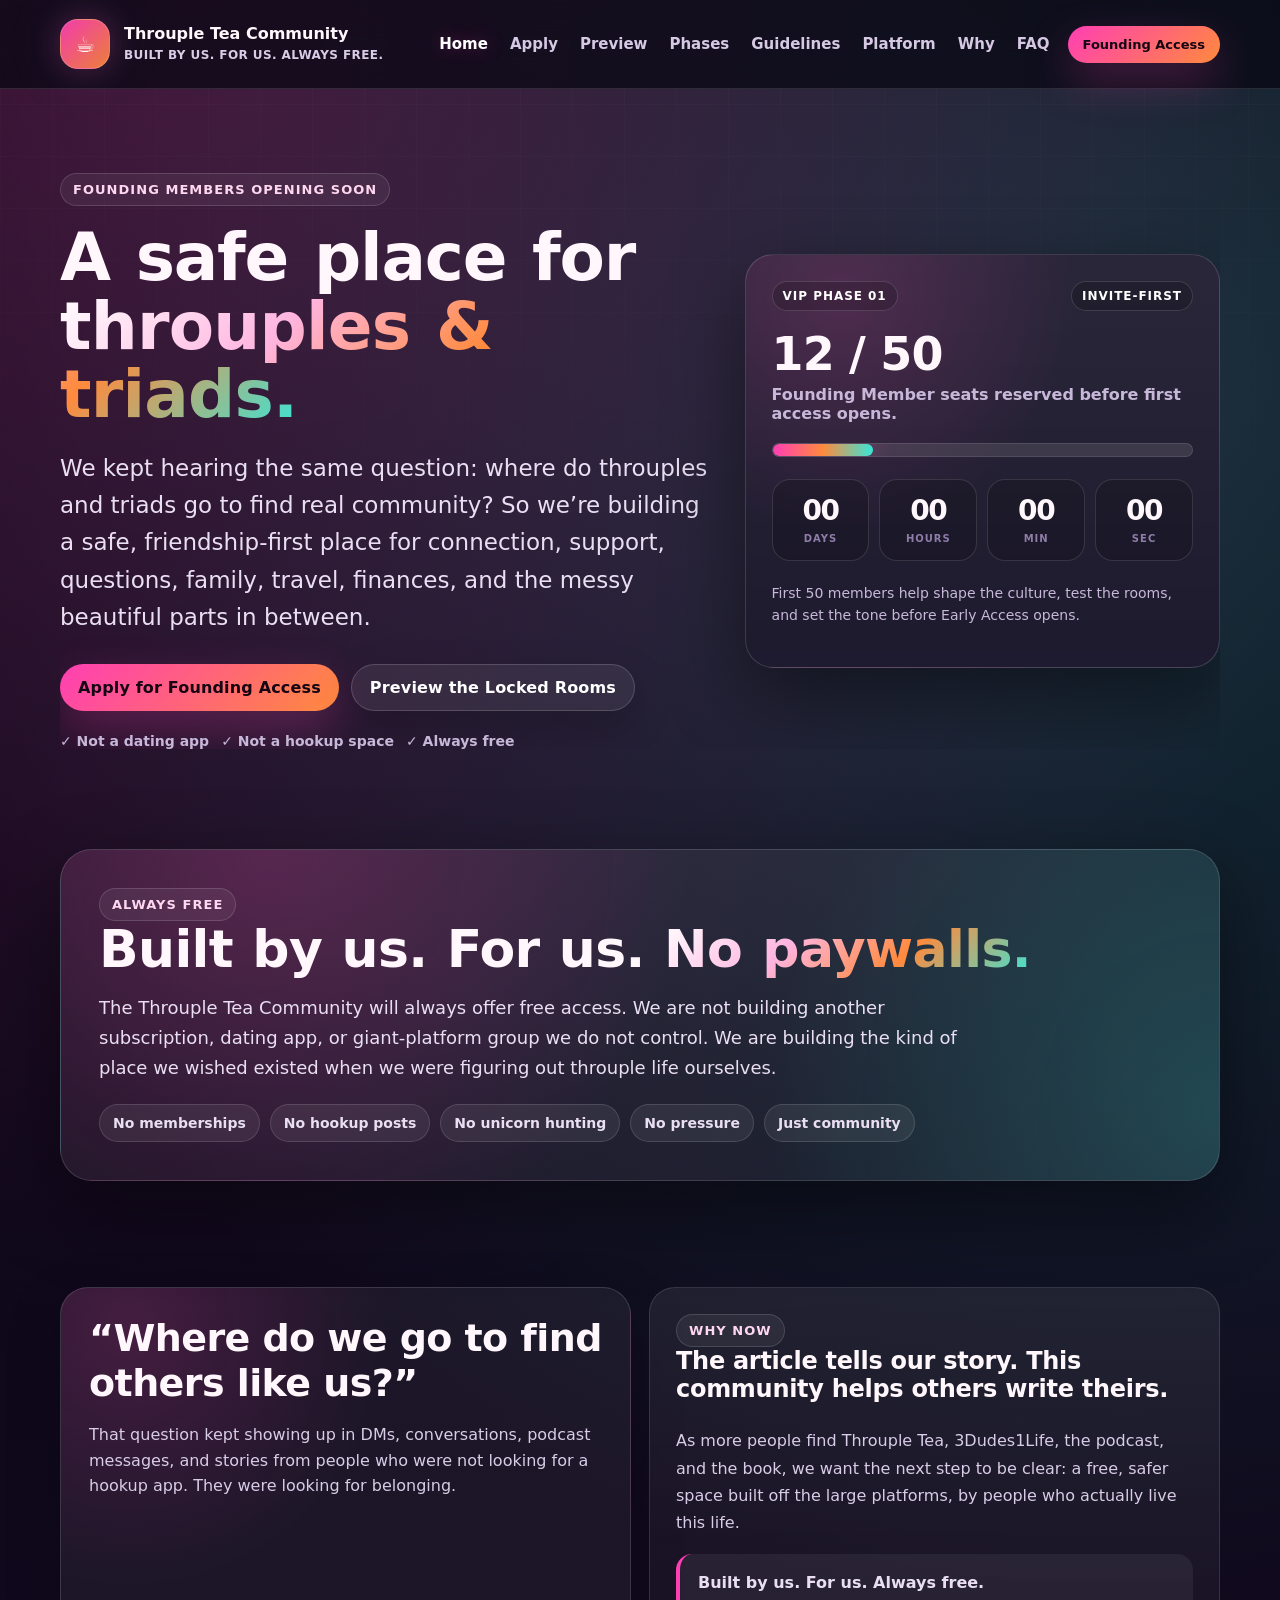
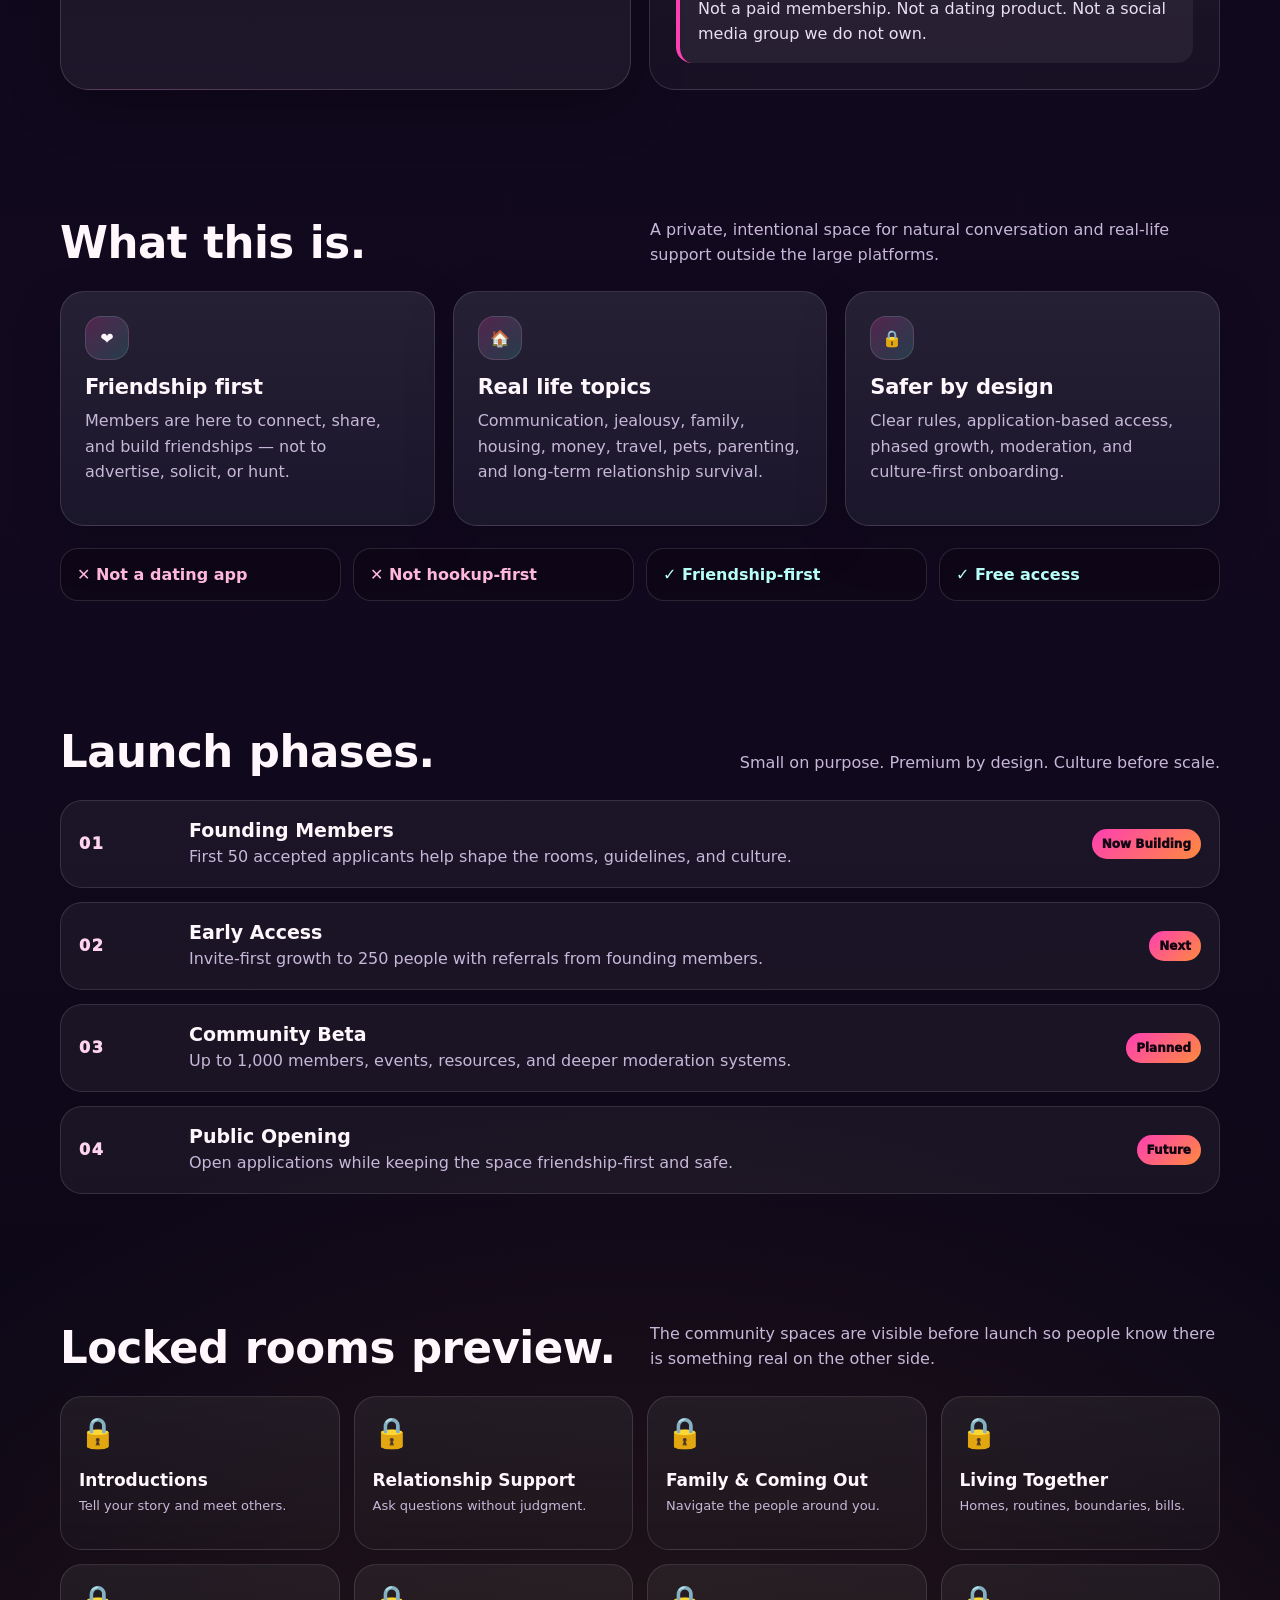
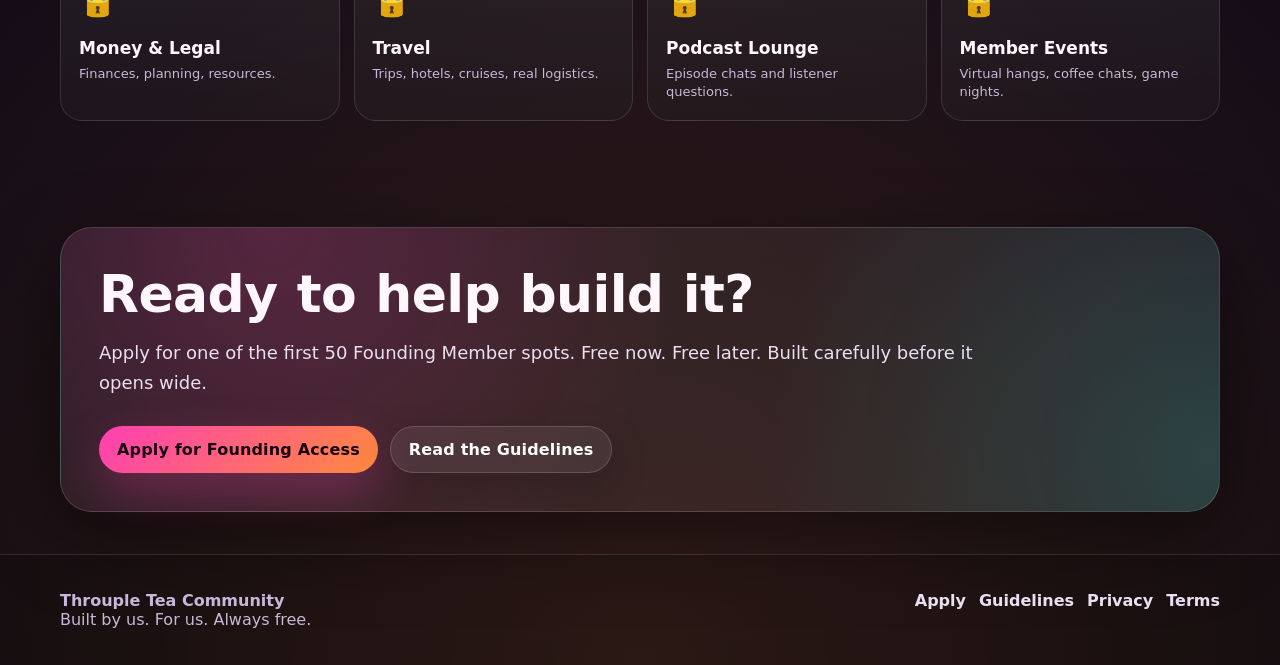
<file: index.html>
<!DOCTYPE html>
<html lang="en">
<head>
  <meta charset="UTF-8" />
  <meta name="viewport" content="width=device-width, initial-scale=1.0" />
  <title>Home | Throuple Tea Community</title>
  <meta name="description" content="A safe, friendship-first community for throuples and triads." />
  <link rel="icon" href="assets/logo.svg" type="image/svg+xml" />
  <link rel="stylesheet" href="assets/style.css" />
</head>
<body>

<a class="skip-link" href="#main">Skip to content</a>
<header class="site-header">
  <div class="container nav">
    <a class="brand" href="index.html" aria-label="Throuple Tea Community home">
      <span class="brand-mark">☕</span>
      <span class="brand-text"><strong>Throuple Tea Community</strong><span>Built by us. For us. Always free.</span></span>
    </a>
    <nav class="nav-links" aria-label="Main navigation">
      <a class="active" href="index.html">Home</a>
<a class="" href="join.html">Apply</a>
<a class="" href="locked.html">Preview</a>
<a class="" href="phases.html">Phases</a>
<a class="" href="guidelines.html">Guidelines</a>
<a class="" href="platform.html">Platform</a>
<a class="" href="founder-story.html">Why</a>
<a class="" href="faq.html">FAQ</a>
      <a class="btn small primary" href="join.html">Founding Access</a>
    </nav>
  </div>
</header>

<main id="main">

<section class="hero">
  <div class="container hero-grid">
    <div>
      <span class="eyebrow">Founding Members opening soon</span>
      <h1>A safe place for<br><span class="gradient-text">throuples & triads.</span></h1>
      <p class="hero-lede">We kept hearing the same question: where do throuples and triads go to find real community? So we’re building a safe, friendship-first place for connection, support, questions, family, travel, finances, and the messy beautiful parts in between.</p>
      <div class="hero-actions">
        <a class="btn primary" href="join.html">Apply for Founding Access</a>
        <a class="btn" href="locked.html">Preview the Locked Rooms</a>
      </div>
      <div class="micro-row">
        <span>✓ Not a dating app</span>
        <span>✓ Not a hookup space</span>
        <span>✓ Always free</span>
      </div>
    </div>

    <aside class="launch-card" aria-label="Founding member launch status">
      <div class="launch-top">
        <span class="badge">VIP Phase 01</span>
        <span class="badge">Invite-first</span>
      </div>
      <div class="counter">
        <strong>12 / 50</strong>
        <span>Founding Member seats reserved before first access opens.</span>
      </div>
      <div class="progress"><i></i></div>
      <div class="countdown" aria-label="Countdown">
        <div class="timebox"><b id="days">00</b><small>Days</small></div>
        <div class="timebox"><b id="hours">00</b><small>Hours</small></div>
        <div class="timebox"><b id="minutes">00</b><small>Min</small></div>
        <div class="timebox"><b id="seconds">00</b><small>Sec</small></div>
      </div>
      <p class="note">First 50 members help shape the culture, test the rooms, and set the tone before Early Access opens.</p>
    </aside>
  </div>
</section>

<section class="section tight">
  <div class="container statement">
    <span class="eyebrow">Always free</span>
    <h2>Built by us. For us. <span class="gradient-text">No paywalls.</span></h2>
    <p>The Throuple Tea Community will always offer free access. We are not building another subscription, dating app, or giant-platform group we do not control. We are building the kind of place we wished existed when we were figuring out throuple life ourselves.</p>
    <div class="pill-list">
      <span class="pill">No memberships</span>
      <span class="pill">No hookup posts</span>
      <span class="pill">No unicorn hunting</span>
      <span class="pill">No pressure</span>
      <span class="pill">Just community</span>
    </div>
  </div>
</section>

<section class="section">
  <div class="container grid-2">
    <div class="origin-quote">
      <blockquote>“Where do we go to find others like us?”</blockquote>
      <p>That question kept showing up in DMs, conversations, podcast messages, and stories from people who were not looking for a hookup app. They were looking for belonging.</p>
    </div>
    <div class="story-card">
      <span class="eyebrow">Why now</span>
      <h3>The article tells our story. This community helps others write theirs.</h3>
      <p>As more people find Throuple Tea, 3Dudes1Life, the podcast, and the book, we want the next step to be clear: a free, safer space built off the large platforms, by people who actually live this life.</p>
      <div class="sync-note"><strong>Built by us. For us. Always free.</strong><br>Not a paid membership. Not a dating product. Not a social media group we do not own.</div>
    </div>
  </div>
</section>

<section class="section">
  <div class="container">
    <div class="section-head">
      <h2>What this is.</h2>
      <p>A private, intentional space for natural conversation and real-life support outside the large platforms.</p>
    </div>
    <div class="grid-3">
      <article class="card"><div class="icon">❤️</div><h3>Friendship first</h3><p>Members are here to connect, share, and build friendships — not to advertise, solicit, or hunt.</p></article>
      <article class="card"><div class="icon">🏠</div><h3>Real life topics</h3><p>Communication, jealousy, family, housing, money, travel, pets, parenting, and long-term relationship survival.</p></article>
      <article class="card"><div class="icon">🔒</div><h3>Safer by design</h3><p>Clear rules, application-based access, phased growth, moderation, and culture-first onboarding.</p></article>
    </div>

      <div class="truth-strip">
        <div class="truth no">✕ Not a dating app</div>
        <div class="truth no">✕ Not hookup-first</div>
        <div class="truth yes">✓ Friendship-first</div>
        <div class="truth yes">✓ Free access</div>
      </div>
  </div>
</section>

<section class="section">
  <div class="container">
    <div class="section-head">
      <h2>Launch phases.</h2>
      <p>Small on purpose. Premium by design. Culture before scale.</p>
    </div>
    <div class="phase-list">
      <div class="phase"><div class="phase-num">01</div><div><h3>Founding Members</h3><p>First 50 accepted applicants help shape the rooms, guidelines, and culture.</p></div><span class="status">Now Building</span></div>
      <div class="phase"><div class="phase-num">02</div><div><h3>Early Access</h3><p>Invite-first growth to 250 people with referrals from founding members.</p></div><span class="status">Next</span></div>
      <div class="phase"><div class="phase-num">03</div><div><h3>Community Beta</h3><p>Up to 1,000 members, events, resources, and deeper moderation systems.</p></div><span class="status">Planned</span></div>
      <div class="phase"><div class="phase-num">04</div><div><h3>Public Opening</h3><p>Open applications while keeping the space friendship-first and safe.</p></div><span class="status">Future</span></div>
    </div>
  </div>
</section>

<section class="section">
  <div class="container">
    <div class="section-head">
      <h2>Locked rooms preview.</h2>
      <p>The community spaces are visible before launch so people know there is something real on the other side.</p>
    </div>
    <div class="locked-grid">
      <div class="locked-room"><b>🔒</b><h3>Introductions</h3><p>Tell your story and meet others.</p></div>
      <div class="locked-room"><b>🔒</b><h3>Relationship Support</h3><p>Ask questions without judgment.</p></div>
      <div class="locked-room"><b>🔒</b><h3>Family & Coming Out</h3><p>Navigate the people around you.</p></div>
      <div class="locked-room"><b>🔒</b><h3>Living Together</h3><p>Homes, routines, boundaries, bills.</p></div>
      <div class="locked-room"><b>🔒</b><h3>Money & Legal</h3><p>Finances, planning, resources.</p></div>
      <div class="locked-room"><b>🔒</b><h3>Travel</h3><p>Trips, hotels, cruises, real logistics.</p></div>
      <div class="locked-room"><b>🔒</b><h3>Podcast Lounge</h3><p>Episode chats and listener questions.</p></div>
      <div class="locked-room"><b>🔒</b><h3>Member Events</h3><p>Virtual hangs, coffee chats, game nights.</p></div>
    </div>
  </div>
</section>

<section class="section tight">
  <div class="container statement">
    <h2>Ready to help build it?</h2>
    <p>Apply for one of the first 50 Founding Member spots. Free now. Free later. Built carefully before it opens wide.</p>
    <div class="hero-actions">
      <a class="btn primary" href="join.html">Apply for Founding Access</a>
      <a class="btn" href="guidelines.html">Read the Guidelines</a>
    </div>
  </div>
</section>

</main>

<footer class="site-footer">
  <div class="container footer-grid">
    <div>
      <strong>Throuple Tea Community</strong><br>
      Built by us. For us. Always free.
    </div>
    <div class="footer-links">
      <a href="join.html">Apply</a>
      <a href="guidelines.html">Guidelines</a>
      <a href="privacy.html">Privacy</a>
      <a href="terms.html">Terms</a>
    </div>
  </div>
</footer>
<script src="assets/app.js"></script>

</body>
</html>
</file>
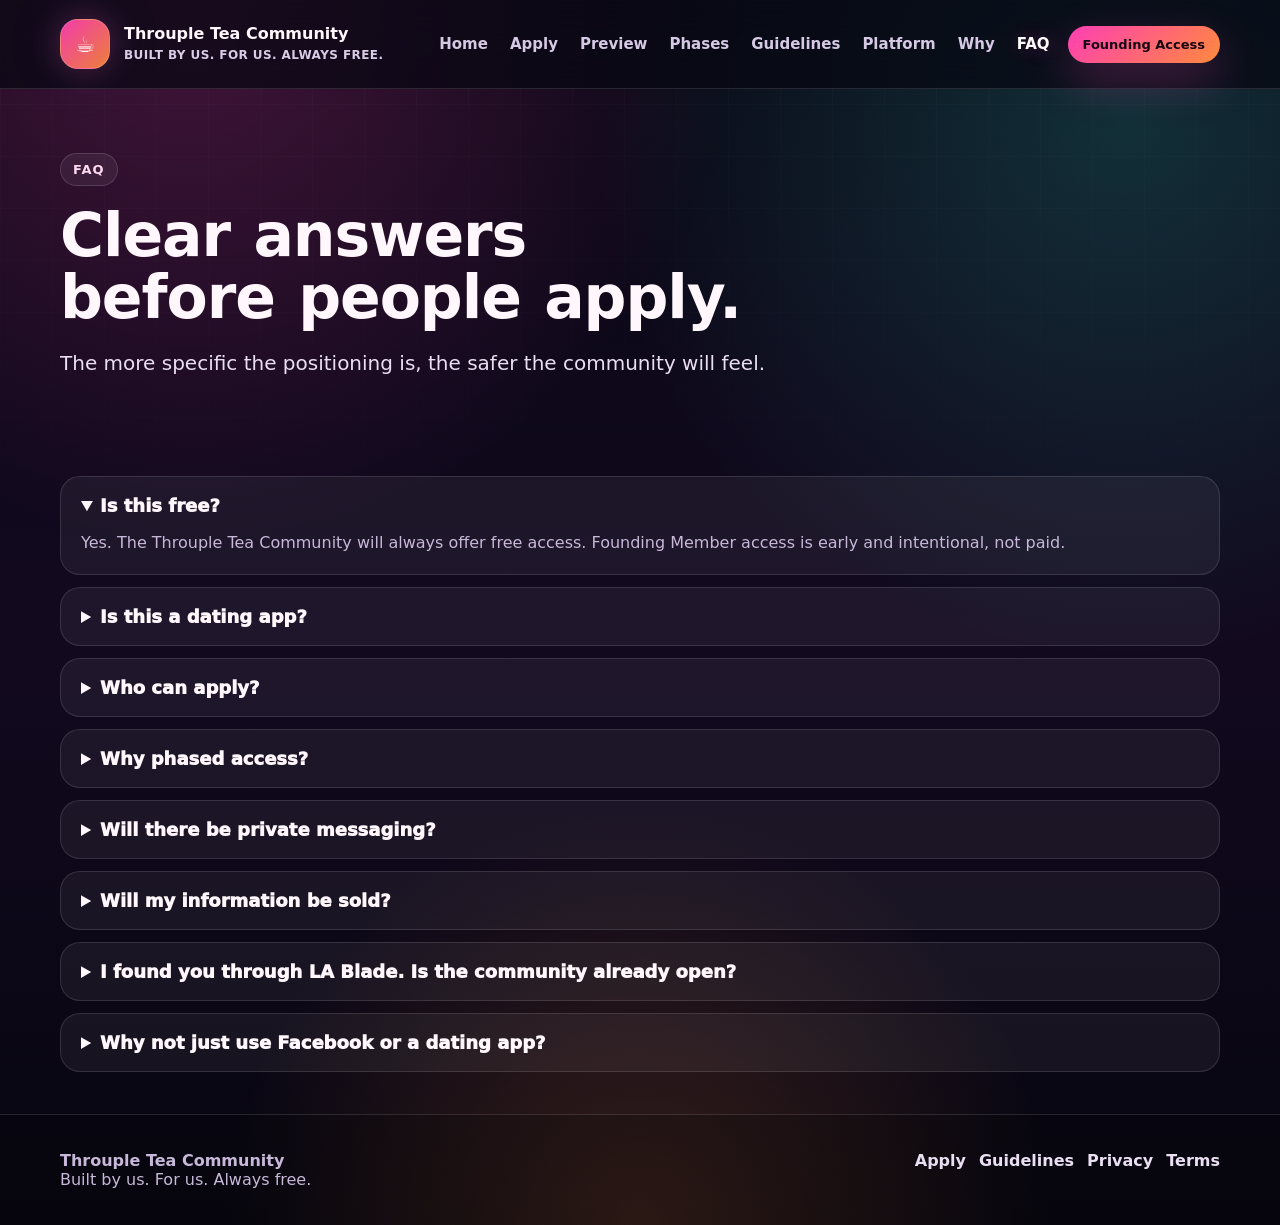
<file: faq.html>
<!DOCTYPE html>
<html lang="en">
<head>
  <meta charset="UTF-8" />
  <meta name="viewport" content="width=device-width, initial-scale=1.0" />
  <title>FAQ | Throuple Tea Community</title>
  <meta name="description" content="A safe, friendship-first community for throuples and triads." />
  <link rel="icon" href="assets/logo.svg" type="image/svg+xml" />
  <link rel="stylesheet" href="assets/style.css" />
</head>
<body>

<a class="skip-link" href="#main">Skip to content</a>
<header class="site-header">
  <div class="container nav">
    <a class="brand" href="index.html" aria-label="Throuple Tea Community home">
      <span class="brand-mark">☕</span>
      <span class="brand-text"><strong>Throuple Tea Community</strong><span>Built by us. For us. Always free.</span></span>
    </a>
    <nav class="nav-links" aria-label="Main navigation">
      <a class="" href="index.html">Home</a>
<a class="" href="join.html">Apply</a>
<a class="" href="locked.html">Preview</a>
<a class="" href="phases.html">Phases</a>
<a class="" href="guidelines.html">Guidelines</a>
<a class="" href="platform.html">Platform</a>
<a class="" href="founder-story.html">Why</a>
<a class="active" href="faq.html">FAQ</a>
      <a class="btn small primary" href="join.html">Founding Access</a>
    </nav>
  </div>
</header>

<main id="main">

<section class="page-hero">
  <div class="container">
    <span class="eyebrow">FAQ</span>
    <h1>Clear answers before people apply.</h1>
    <p>The more specific the positioning is, the safer the community will feel.</p>
  </div>
</section>
<section class="section tight">
  <div class="container faq">
    <details open><summary>Is this free?</summary><p>Yes. The Throuple Tea Community will always offer free access. Founding Member access is early and intentional, not paid.</p></details>
    <details><summary>Is this a dating app?</summary><p>No. This is not a dating app, hookup space, or unicorn-hunting marketplace. It is focused on friendship, support, learning, and real conversations.</p></details>
    <details><summary>Who can apply?</summary><p>Long-term throuples, new throuples, triads, people exploring the possibility, allies, supporters, and thoughtful professionals may apply.</p></details>
    <details><summary>Why phased access?</summary><p>Because the first members set the culture. We would rather grow carefully than open the doors and lose the safety that makes the space valuable.</p></details>
    <details><summary>Will there be private messaging?</summary><p>The future platform may include direct messages, but moderation and safety will guide how features roll out.</p></details>
    <details><summary>Will my information be sold?</summary><p>No. This exists because people need a safer place outside large platforms, not because we want to sell member data.</p></details>
    <details><summary>I found you through LA Blade. Is the community already open?</summary><p>The storefront and Founding Member applications are open first. The actual community opens carefully in phases, starting with the first accepted Founding Members.</p></details>
    <details><summary>Why not just use Facebook or a dating app?</summary><p>Because we want a safer, owned space built specifically for friendship, support, and real throuple life — not algorithms, hookup behavior, or platform rules made by people who do not understand the community.</p></details>
  </div>
</section>

</main>

<footer class="site-footer">
  <div class="container footer-grid">
    <div>
      <strong>Throuple Tea Community</strong><br>
      Built by us. For us. Always free.
    </div>
    <div class="footer-links">
      <a href="join.html">Apply</a>
      <a href="guidelines.html">Guidelines</a>
      <a href="privacy.html">Privacy</a>
      <a href="terms.html">Terms</a>
    </div>
  </div>
</footer>
<script src="assets/app.js"></script>

</body>
</html>
</file>
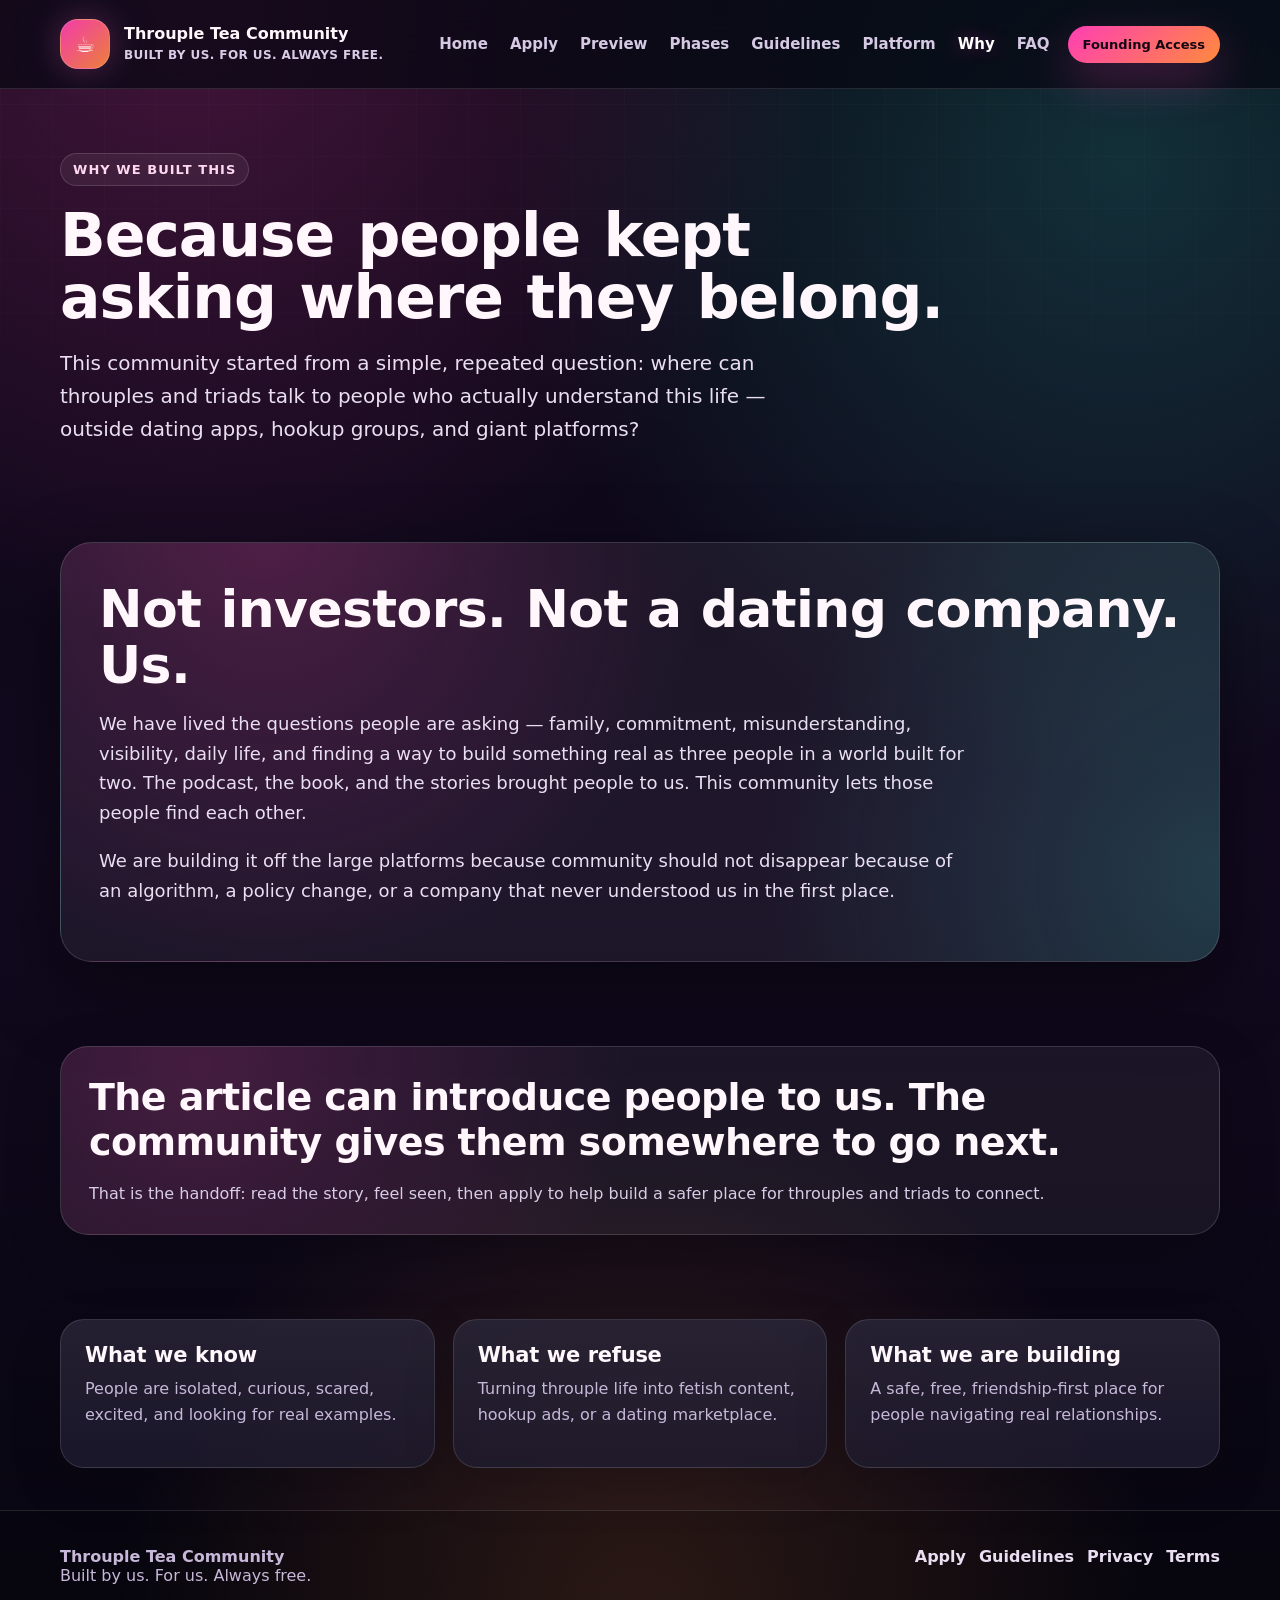
<file: founder-story.html>
<!DOCTYPE html>
<html lang="en">
<head>
  <meta charset="UTF-8" />
  <meta name="viewport" content="width=device-width, initial-scale=1.0" />
  <title>Why We Built This | Throuple Tea Community</title>
  <meta name="description" content="A safe, friendship-first community for throuples and triads." />
  <link rel="icon" href="assets/logo.svg" type="image/svg+xml" />
  <link rel="stylesheet" href="assets/style.css" />
</head>
<body>

<a class="skip-link" href="#main">Skip to content</a>
<header class="site-header">
  <div class="container nav">
    <a class="brand" href="index.html" aria-label="Throuple Tea Community home">
      <span class="brand-mark">☕</span>
      <span class="brand-text"><strong>Throuple Tea Community</strong><span>Built by us. For us. Always free.</span></span>
    </a>
    <nav class="nav-links" aria-label="Main navigation">
      <a class="" href="index.html">Home</a>
<a class="" href="join.html">Apply</a>
<a class="" href="locked.html">Preview</a>
<a class="" href="phases.html">Phases</a>
<a class="" href="guidelines.html">Guidelines</a>
<a class="" href="platform.html">Platform</a>
<a class="active" href="founder-story.html">Why</a>
<a class="" href="faq.html">FAQ</a>
      <a class="btn small primary" href="join.html">Founding Access</a>
    </nav>
  </div>
</header>

<main id="main">

<section class="page-hero">
  <div class="container">
    <span class="eyebrow">Why We Built This</span>
    <h1>Because people kept asking where they belong.</h1>
    <p>This community started from a simple, repeated question: where can throuples and triads talk to people who actually understand this life — outside dating apps, hookup groups, and giant platforms?</p>
  </div>
</section>
<section class="section tight">
  <div class="container statement">
    <h2>Not investors. Not a dating company. Us.</h2>
    <p>We have lived the questions people are asking — family, commitment, misunderstanding, visibility, daily life, and finding a way to build something real as three people in a world built for two. The podcast, the book, and the stories brought people to us. This community lets those people find each other.</p>
    <p>We are building it off the large platforms because community should not disappear because of an algorithm, a policy change, or a company that never understood us in the first place.</p>
  </div>
</section>
<section class="section tight">
  <div class="container origin-quote">
    <blockquote>The article can introduce people to us. The community gives them somewhere to go next.</blockquote>
    <p>That is the handoff: read the story, feel seen, then apply to help build a safer place for throuples and triads to connect.</p>
  </div>
</section>
<section class="section tight">
  <div class="container grid-3">
    <article class="card"><h3>What we know</h3><p>People are isolated, curious, scared, excited, and looking for real examples.</p></article>
    <article class="card"><h3>What we refuse</h3><p>Turning throuple life into fetish content, hookup ads, or a dating marketplace.</p></article>
    <article class="card"><h3>What we are building</h3><p>A safe, free, friendship-first place for people navigating real relationships.</p></article>
  </div>
</section>

</main>

<footer class="site-footer">
  <div class="container footer-grid">
    <div>
      <strong>Throuple Tea Community</strong><br>
      Built by us. For us. Always free.
    </div>
    <div class="footer-links">
      <a href="join.html">Apply</a>
      <a href="guidelines.html">Guidelines</a>
      <a href="privacy.html">Privacy</a>
      <a href="terms.html">Terms</a>
    </div>
  </div>
</footer>
<script src="assets/app.js"></script>

</body>
</html>
</file>
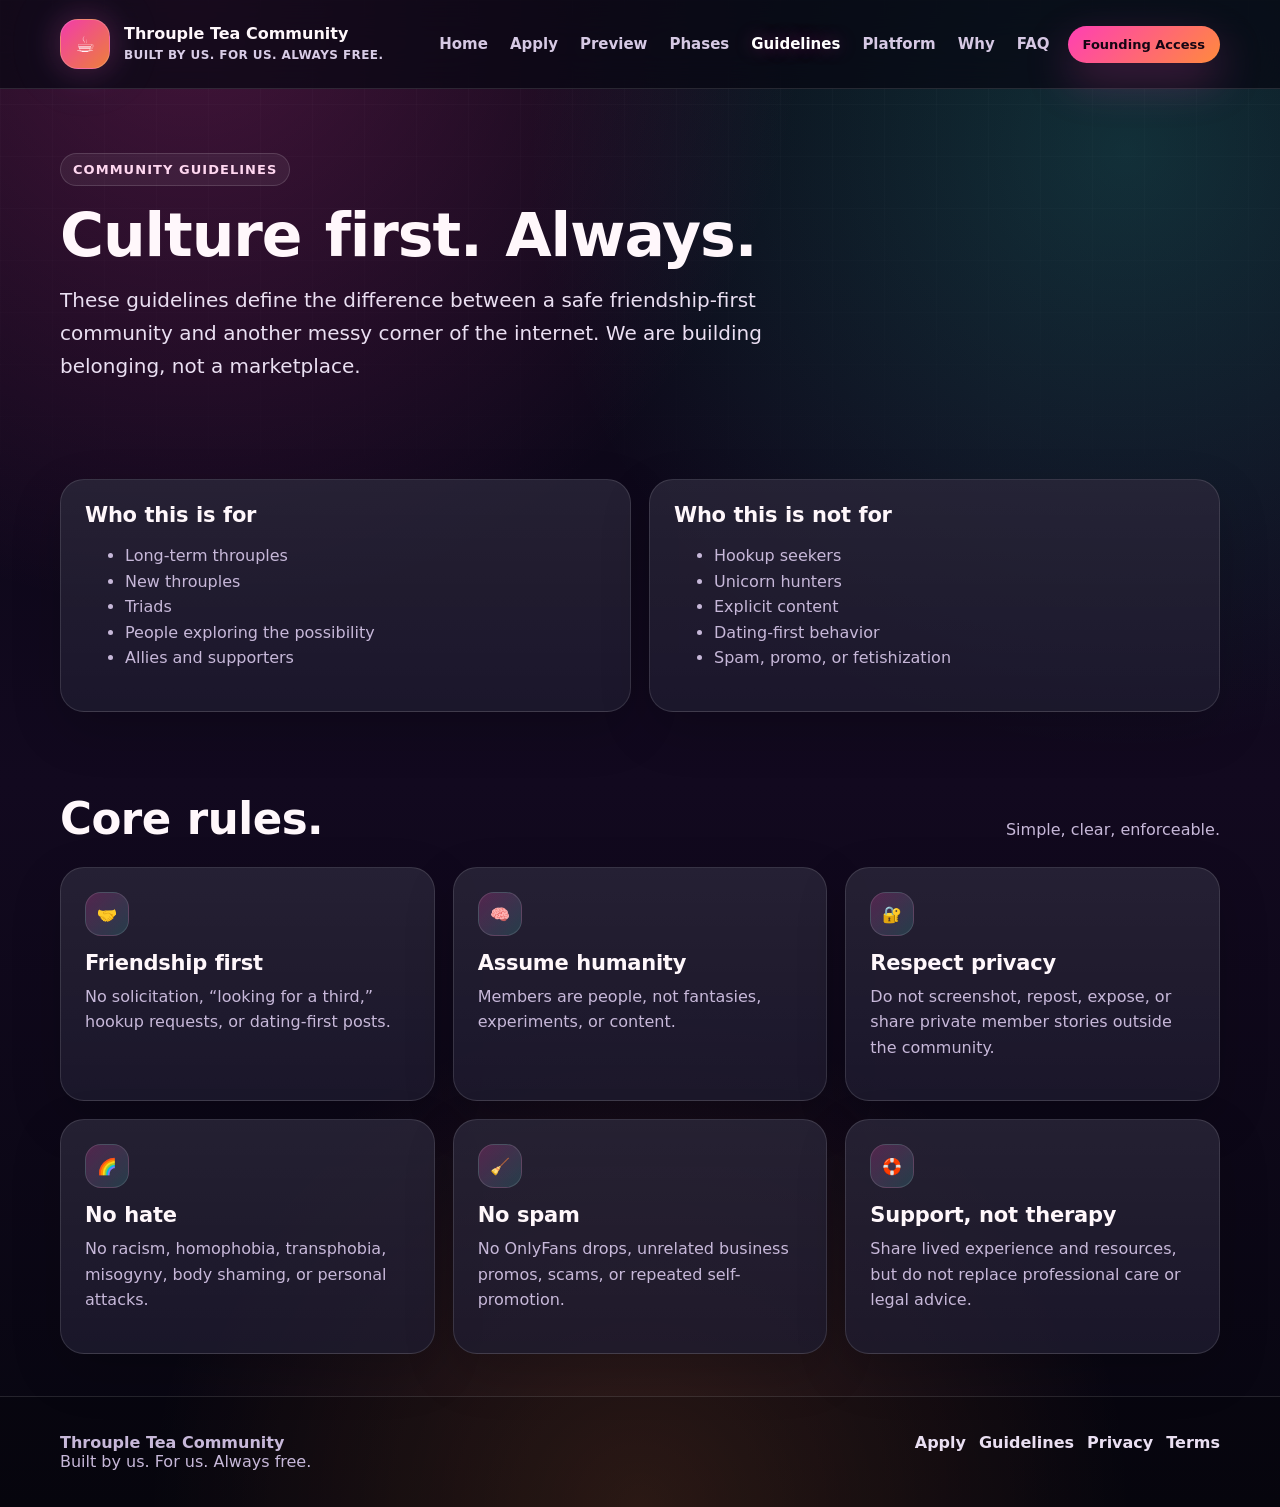
<file: guidelines.html>
<!DOCTYPE html>
<html lang="en">
<head>
  <meta charset="UTF-8" />
  <meta name="viewport" content="width=device-width, initial-scale=1.0" />
  <title>Guidelines | Throuple Tea Community</title>
  <meta name="description" content="A safe, friendship-first community for throuples and triads." />
  <link rel="icon" href="assets/logo.svg" type="image/svg+xml" />
  <link rel="stylesheet" href="assets/style.css" />
</head>
<body>

<a class="skip-link" href="#main">Skip to content</a>
<header class="site-header">
  <div class="container nav">
    <a class="brand" href="index.html" aria-label="Throuple Tea Community home">
      <span class="brand-mark">☕</span>
      <span class="brand-text"><strong>Throuple Tea Community</strong><span>Built by us. For us. Always free.</span></span>
    </a>
    <nav class="nav-links" aria-label="Main navigation">
      <a class="" href="index.html">Home</a>
<a class="" href="join.html">Apply</a>
<a class="" href="locked.html">Preview</a>
<a class="" href="phases.html">Phases</a>
<a class="active" href="guidelines.html">Guidelines</a>
<a class="" href="platform.html">Platform</a>
<a class="" href="founder-story.html">Why</a>
<a class="" href="faq.html">FAQ</a>
      <a class="btn small primary" href="join.html">Founding Access</a>
    </nav>
  </div>
</header>

<main id="main">

<section class="page-hero">
  <div class="container">
    <span class="eyebrow">Community Guidelines</span>
    <h1>Culture first. Always.</h1>
    <p>These guidelines define the difference between a safe friendship-first community and another messy corner of the internet. We are building belonging, not a marketplace.</p>
  </div>
</section>
<section class="section tight">
  <div class="container grid-2">
    <article class="card"><h3>Who this is for</h3><ul><li>Long-term throuples</li><li>New throuples</li><li>Triads</li><li>People exploring the possibility</li><li>Allies and supporters</li></ul></article>
    <article class="card"><h3>Who this is not for</h3><ul><li>Hookup seekers</li><li>Unicorn hunters</li><li>Explicit content</li><li>Dating-first behavior</li><li>Spam, promo, or fetishization</li></ul></article>
  </div>
</section>
<section class="section tight">
  <div class="container">
    <div class="section-head">
      <h2>Core rules.</h2>
      <p>Simple, clear, enforceable.</p>
    </div>
    <div class="grid-3">
      <article class="card"><div class="icon">🤝</div><h3>Friendship first</h3><p>No solicitation, “looking for a third,” hookup requests, or dating-first posts.</p></article>
      <article class="card"><div class="icon">🧠</div><h3>Assume humanity</h3><p>Members are people, not fantasies, experiments, or content.</p></article>
      <article class="card"><div class="icon">🔐</div><h3>Respect privacy</h3><p>Do not screenshot, repost, expose, or share private member stories outside the community.</p></article>
      <article class="card"><div class="icon">🌈</div><h3>No hate</h3><p>No racism, homophobia, transphobia, misogyny, body shaming, or personal attacks.</p></article>
      <article class="card"><div class="icon">🧹</div><h3>No spam</h3><p>No OnlyFans drops, unrelated business promos, scams, or repeated self-promotion.</p></article>
      <article class="card"><div class="icon">🛟</div><h3>Support, not therapy</h3><p>Share lived experience and resources, but do not replace professional care or legal advice.</p></article>
    </div>
  </div>
</section>

</main>

<footer class="site-footer">
  <div class="container footer-grid">
    <div>
      <strong>Throuple Tea Community</strong><br>
      Built by us. For us. Always free.
    </div>
    <div class="footer-links">
      <a href="join.html">Apply</a>
      <a href="guidelines.html">Guidelines</a>
      <a href="privacy.html">Privacy</a>
      <a href="terms.html">Terms</a>
    </div>
  </div>
</footer>
<script src="assets/app.js"></script>

</body>
</html>
</file>
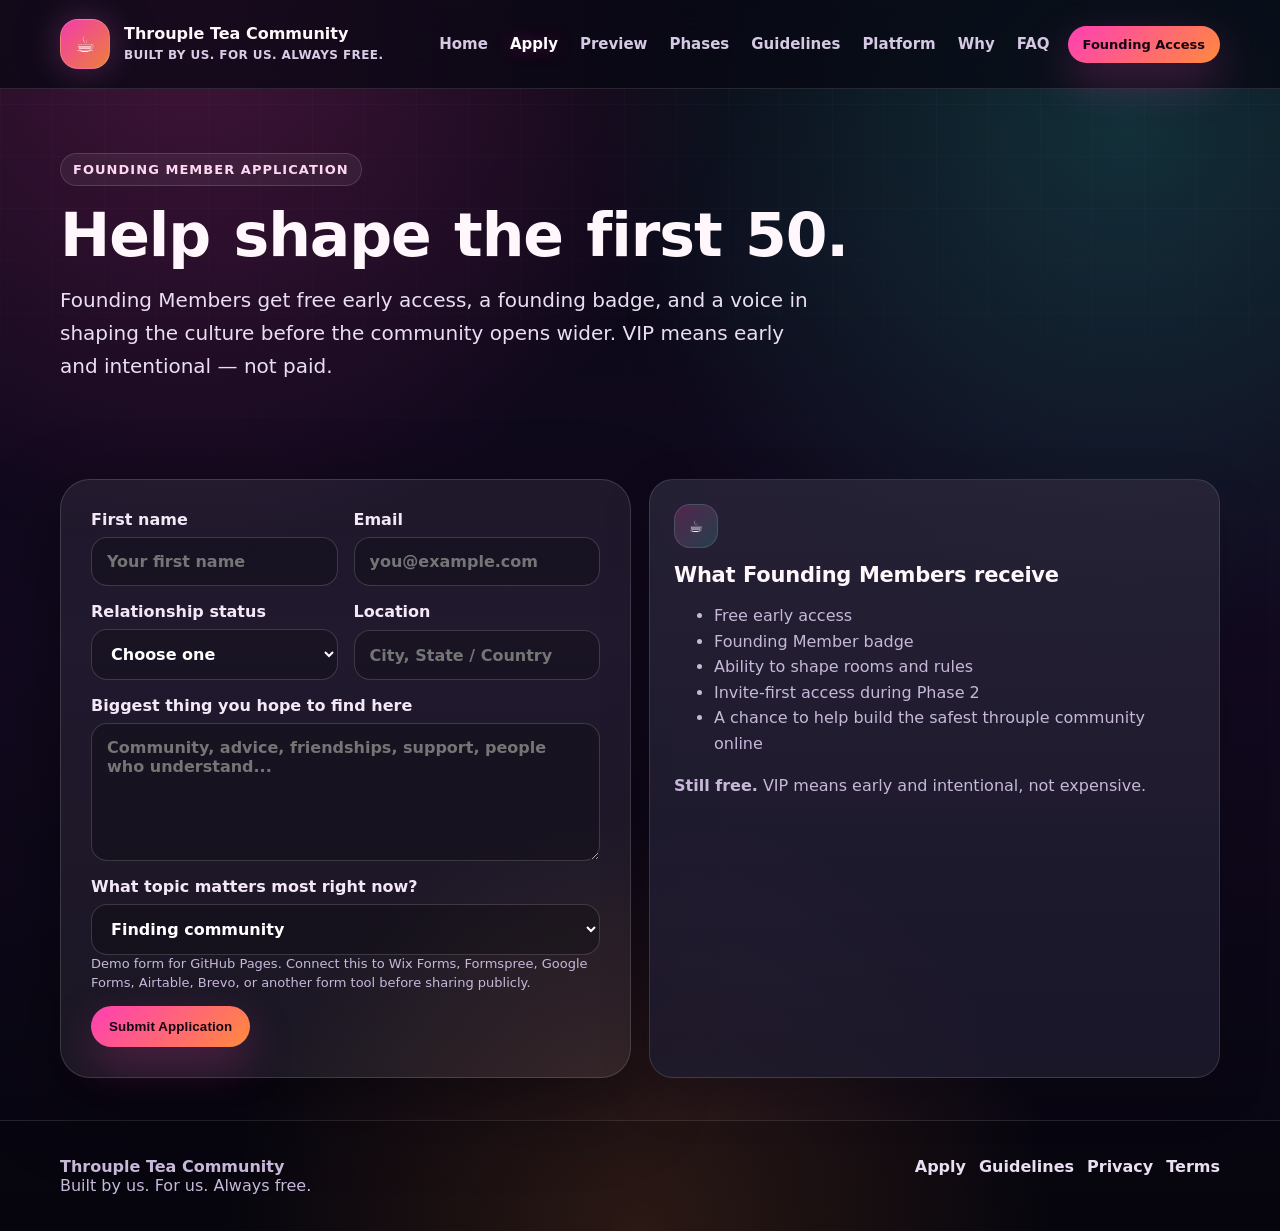
<file: join.html>
<!DOCTYPE html>
<html lang="en">
<head>
  <meta charset="UTF-8" />
  <meta name="viewport" content="width=device-width, initial-scale=1.0" />
  <title>Apply | Throuple Tea Community</title>
  <meta name="description" content="A safe, friendship-first community for throuples and triads." />
  <link rel="icon" href="assets/logo.svg" type="image/svg+xml" />
  <link rel="stylesheet" href="assets/style.css" />
</head>
<body>

<a class="skip-link" href="#main">Skip to content</a>
<header class="site-header">
  <div class="container nav">
    <a class="brand" href="index.html" aria-label="Throuple Tea Community home">
      <span class="brand-mark">☕</span>
      <span class="brand-text"><strong>Throuple Tea Community</strong><span>Built by us. For us. Always free.</span></span>
    </a>
    <nav class="nav-links" aria-label="Main navigation">
      <a class="" href="index.html">Home</a>
<a class="active" href="join.html">Apply</a>
<a class="" href="locked.html">Preview</a>
<a class="" href="phases.html">Phases</a>
<a class="" href="guidelines.html">Guidelines</a>
<a class="" href="platform.html">Platform</a>
<a class="" href="founder-story.html">Why</a>
<a class="" href="faq.html">FAQ</a>
      <a class="btn small primary" href="join.html">Founding Access</a>
    </nav>
  </div>
</header>

<main id="main">

<section class="page-hero">
  <div class="container">
    <span class="eyebrow">Founding Member Application</span>
    <h1>Help shape the first 50.</h1>
    <p>Founding Members get free early access, a founding badge, and a voice in shaping the culture before the community opens wider. VIP means early and intentional — not paid.</p>
  </div>
</section>
<section class="section tight">
  <div class="container grid-2">
    <form class="form-card" data-application-form>
      <div class="form-grid">
        <label>First name<input required name="name" placeholder="Your first name"></label>
        <label>Email<input required name="email" type="email" placeholder="you@example.com"></label>
        <label>Relationship status<select required name="status"><option value="">Choose one</option><option>Established throuple / triad</option><option>New throuple / triad</option><option>Exploring the possibility</option><option>Ally / supporter</option><option>Professional / resource provider</option></select></label>
        <label>Location<input name="location" placeholder="City, State / Country"></label>
        <label class="full">Biggest thing you hope to find here<textarea name="why" placeholder="Community, advice, friendships, support, people who understand..."></textarea></label>
        <label class="full">What topic matters most right now?<select name="topic"><option>Finding community</option><option>Communication</option><option>Family acceptance</option><option>Jealousy / insecurity</option><option>Living together</option><option>Finances</option><option>Travel</option><option>Other</option></select></label>
      </div>
      <p class="helper">Demo form for GitHub Pages. Connect this to Wix Forms, Formspree, Google Forms, Airtable, Brevo, or another form tool before sharing publicly.</p>
      <button class="btn primary" type="submit">Submit Application</button>
    </form>
    <aside class="card">
      <div class="icon">☕</div>
      <h3>What Founding Members receive</h3>
      <ul>
        <li>Free early access</li>
        <li>Founding Member badge</li>
        <li>Ability to shape rooms and rules</li>
        <li>Invite-first access during Phase 2</li>
        <li>A chance to help build the safest throuple community online</li>
      </ul>
      <p><strong>Still free.</strong> VIP means early and intentional, not expensive.</p>
    </aside>
  </div>
</section>

</main>

<footer class="site-footer">
  <div class="container footer-grid">
    <div>
      <strong>Throuple Tea Community</strong><br>
      Built by us. For us. Always free.
    </div>
    <div class="footer-links">
      <a href="join.html">Apply</a>
      <a href="guidelines.html">Guidelines</a>
      <a href="privacy.html">Privacy</a>
      <a href="terms.html">Terms</a>
    </div>
  </div>
</footer>
<script src="assets/app.js"></script>

</body>
</html>
</file>
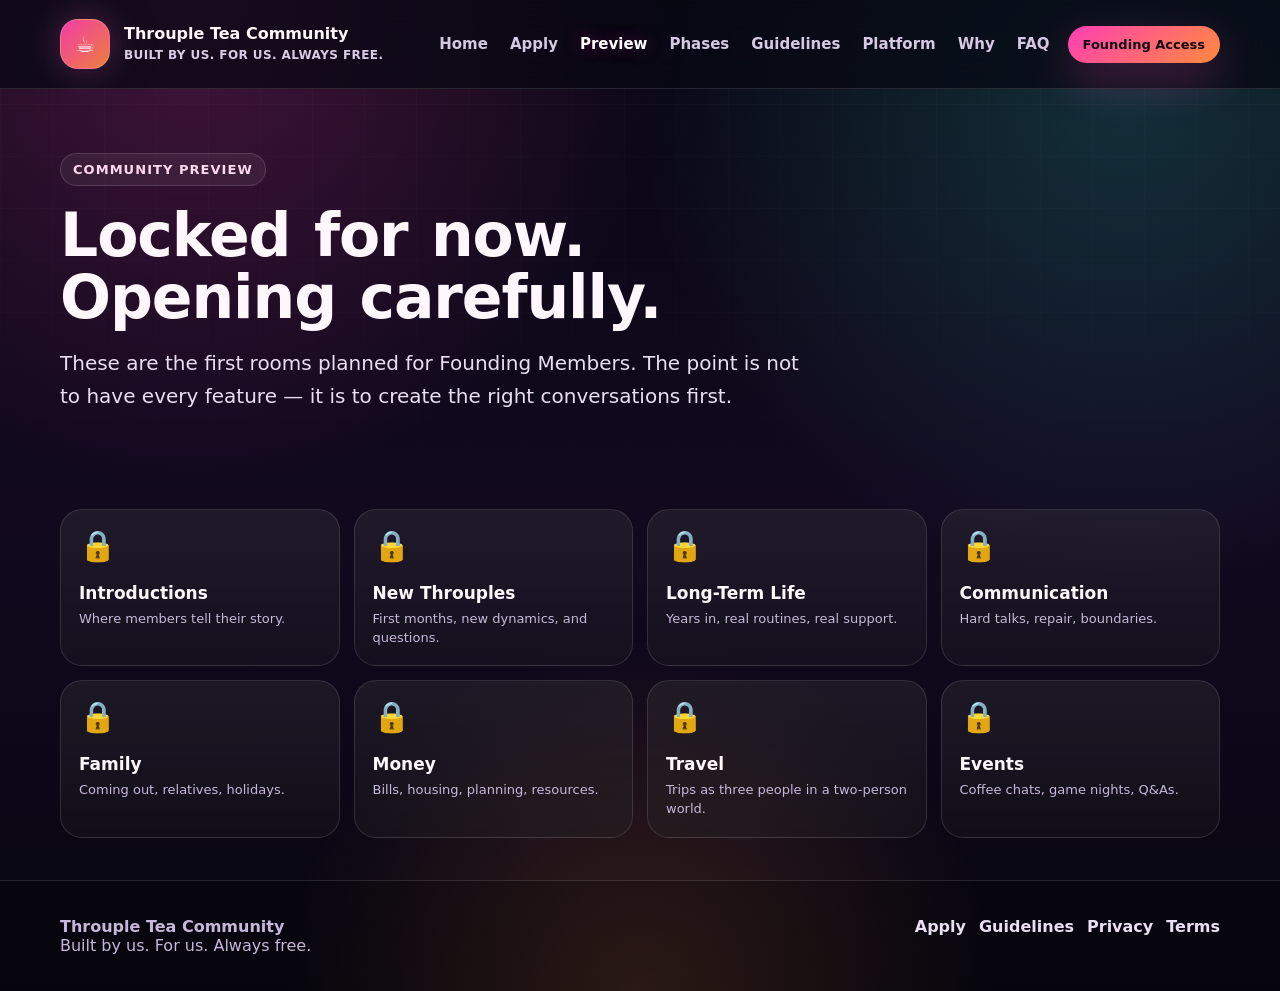
<file: locked.html>
<!DOCTYPE html>
<html lang="en">
<head>
  <meta charset="UTF-8" />
  <meta name="viewport" content="width=device-width, initial-scale=1.0" />
  <title>Locked Rooms | Throuple Tea Community</title>
  <meta name="description" content="A safe, friendship-first community for throuples and triads." />
  <link rel="icon" href="assets/logo.svg" type="image/svg+xml" />
  <link rel="stylesheet" href="assets/style.css" />
</head>
<body>

<a class="skip-link" href="#main">Skip to content</a>
<header class="site-header">
  <div class="container nav">
    <a class="brand" href="index.html" aria-label="Throuple Tea Community home">
      <span class="brand-mark">☕</span>
      <span class="brand-text"><strong>Throuple Tea Community</strong><span>Built by us. For us. Always free.</span></span>
    </a>
    <nav class="nav-links" aria-label="Main navigation">
      <a class="" href="index.html">Home</a>
<a class="" href="join.html">Apply</a>
<a class="active" href="locked.html">Preview</a>
<a class="" href="phases.html">Phases</a>
<a class="" href="guidelines.html">Guidelines</a>
<a class="" href="platform.html">Platform</a>
<a class="" href="founder-story.html">Why</a>
<a class="" href="faq.html">FAQ</a>
      <a class="btn small primary" href="join.html">Founding Access</a>
    </nav>
  </div>
</header>

<main id="main">

<section class="page-hero">
  <div class="container">
    <span class="eyebrow">Community Preview</span>
    <h1>Locked for now. Opening carefully.</h1>
    <p>These are the first rooms planned for Founding Members. The point is not to have every feature — it is to create the right conversations first.</p>
  </div>
</section>
<section class="section tight">
  <div class="container">
    <div class="locked-grid">
      <div class="locked-room"><b>🔒</b><h3>Introductions</h3><p>Where members tell their story.</p></div>
      <div class="locked-room"><b>🔒</b><h3>New Throuples</h3><p>First months, new dynamics, and questions.</p></div>
      <div class="locked-room"><b>🔒</b><h3>Long-Term Life</h3><p>Years in, real routines, real support.</p></div>
      <div class="locked-room"><b>🔒</b><h3>Communication</h3><p>Hard talks, repair, boundaries.</p></div>
      <div class="locked-room"><b>🔒</b><h3>Family</h3><p>Coming out, relatives, holidays.</p></div>
      <div class="locked-room"><b>🔒</b><h3>Money</h3><p>Bills, housing, planning, resources.</p></div>
      <div class="locked-room"><b>🔒</b><h3>Travel</h3><p>Trips as three people in a two-person world.</p></div>
      <div class="locked-room"><b>🔒</b><h3>Events</h3><p>Coffee chats, game nights, Q&As.</p></div>
    </div>
  </div>
</section>

</main>

<footer class="site-footer">
  <div class="container footer-grid">
    <div>
      <strong>Throuple Tea Community</strong><br>
      Built by us. For us. Always free.
    </div>
    <div class="footer-links">
      <a href="join.html">Apply</a>
      <a href="guidelines.html">Guidelines</a>
      <a href="privacy.html">Privacy</a>
      <a href="terms.html">Terms</a>
    </div>
  </div>
</footer>
<script src="assets/app.js"></script>

</body>
</html>
</file>
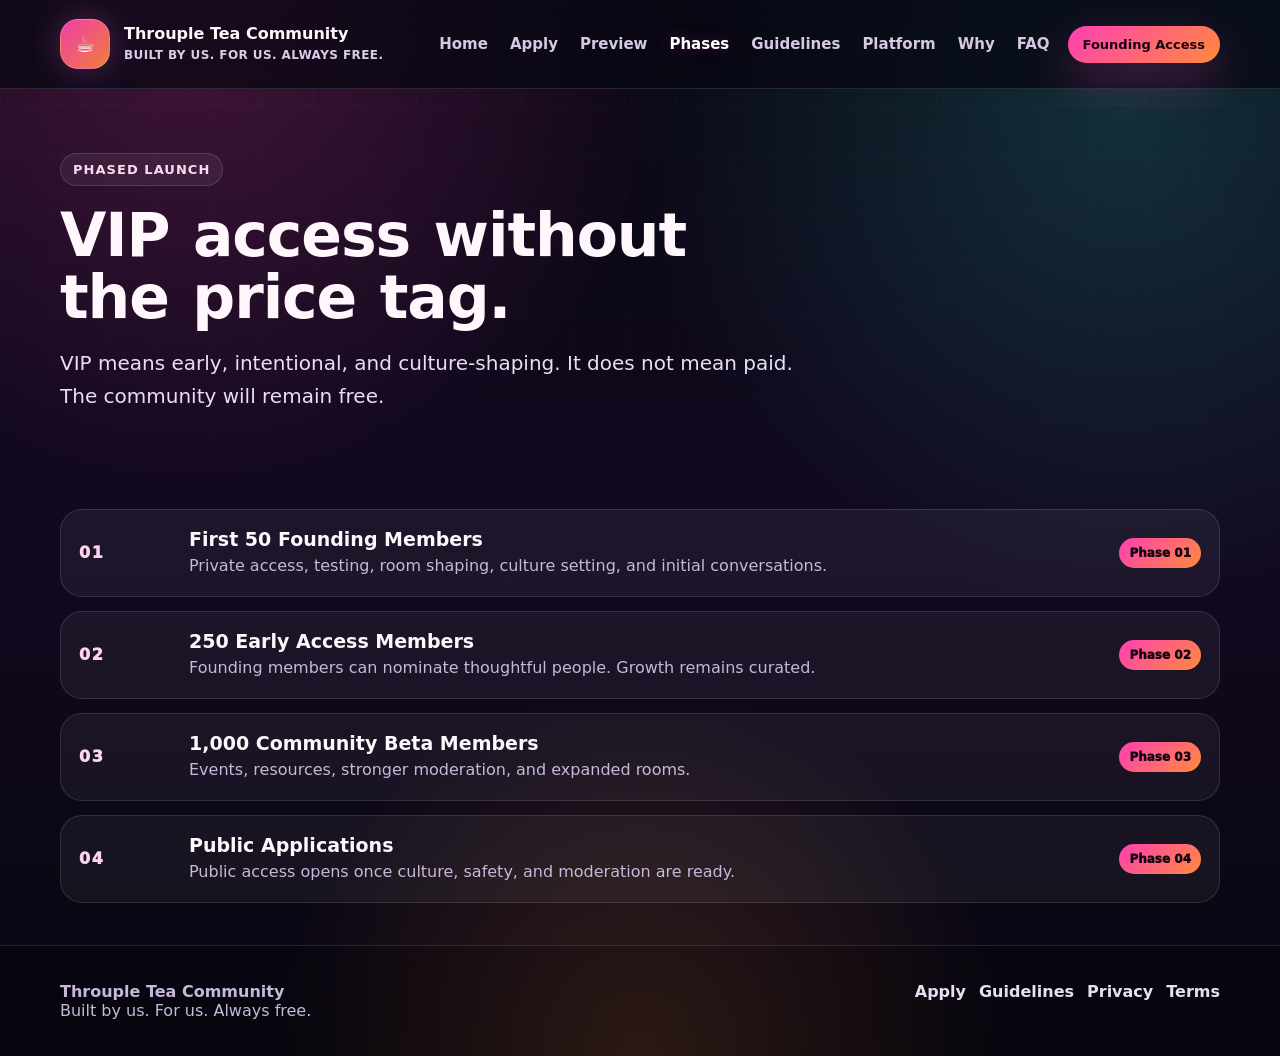
<file: phases.html>
<!DOCTYPE html>
<html lang="en">
<head>
  <meta charset="UTF-8" />
  <meta name="viewport" content="width=device-width, initial-scale=1.0" />
  <title>Launch Phases | Throuple Tea Community</title>
  <meta name="description" content="A safe, friendship-first community for throuples and triads." />
  <link rel="icon" href="assets/logo.svg" type="image/svg+xml" />
  <link rel="stylesheet" href="assets/style.css" />
</head>
<body>

<a class="skip-link" href="#main">Skip to content</a>
<header class="site-header">
  <div class="container nav">
    <a class="brand" href="index.html" aria-label="Throuple Tea Community home">
      <span class="brand-mark">☕</span>
      <span class="brand-text"><strong>Throuple Tea Community</strong><span>Built by us. For us. Always free.</span></span>
    </a>
    <nav class="nav-links" aria-label="Main navigation">
      <a class="" href="index.html">Home</a>
<a class="" href="join.html">Apply</a>
<a class="" href="locked.html">Preview</a>
<a class="active" href="phases.html">Phases</a>
<a class="" href="guidelines.html">Guidelines</a>
<a class="" href="platform.html">Platform</a>
<a class="" href="founder-story.html">Why</a>
<a class="" href="faq.html">FAQ</a>
      <a class="btn small primary" href="join.html">Founding Access</a>
    </nav>
  </div>
</header>

<main id="main">

<section class="page-hero">
  <div class="container">
    <span class="eyebrow">Phased Launch</span>
    <h1>VIP access without the price tag.</h1>
    <p>VIP means early, intentional, and culture-shaping. It does not mean paid. The community will remain free.</p>
  </div>
</section>
<section class="section tight">
  <div class="container phase-list">
    <div class="phase"><div class="phase-num">01</div><div><h3>First 50 Founding Members</h3><p>Private access, testing, room shaping, culture setting, and initial conversations.</p></div><span class="status">Phase 01</span></div>
    <div class="phase"><div class="phase-num">02</div><div><h3>250 Early Access Members</h3><p>Founding members can nominate thoughtful people. Growth remains curated.</p></div><span class="status">Phase 02</span></div>
    <div class="phase"><div class="phase-num">03</div><div><h3>1,000 Community Beta Members</h3><p>Events, resources, stronger moderation, and expanded rooms.</p></div><span class="status">Phase 03</span></div>
    <div class="phase"><div class="phase-num">04</div><div><h3>Public Applications</h3><p>Public access opens once culture, safety, and moderation are ready.</p></div><span class="status">Phase 04</span></div>
  </div>
</section>

</main>

<footer class="site-footer">
  <div class="container footer-grid">
    <div>
      <strong>Throuple Tea Community</strong><br>
      Built by us. For us. Always free.
    </div>
    <div class="footer-links">
      <a href="join.html">Apply</a>
      <a href="guidelines.html">Guidelines</a>
      <a href="privacy.html">Privacy</a>
      <a href="terms.html">Terms</a>
    </div>
  </div>
</footer>
<script src="assets/app.js"></script>

</body>
</html>
</file>
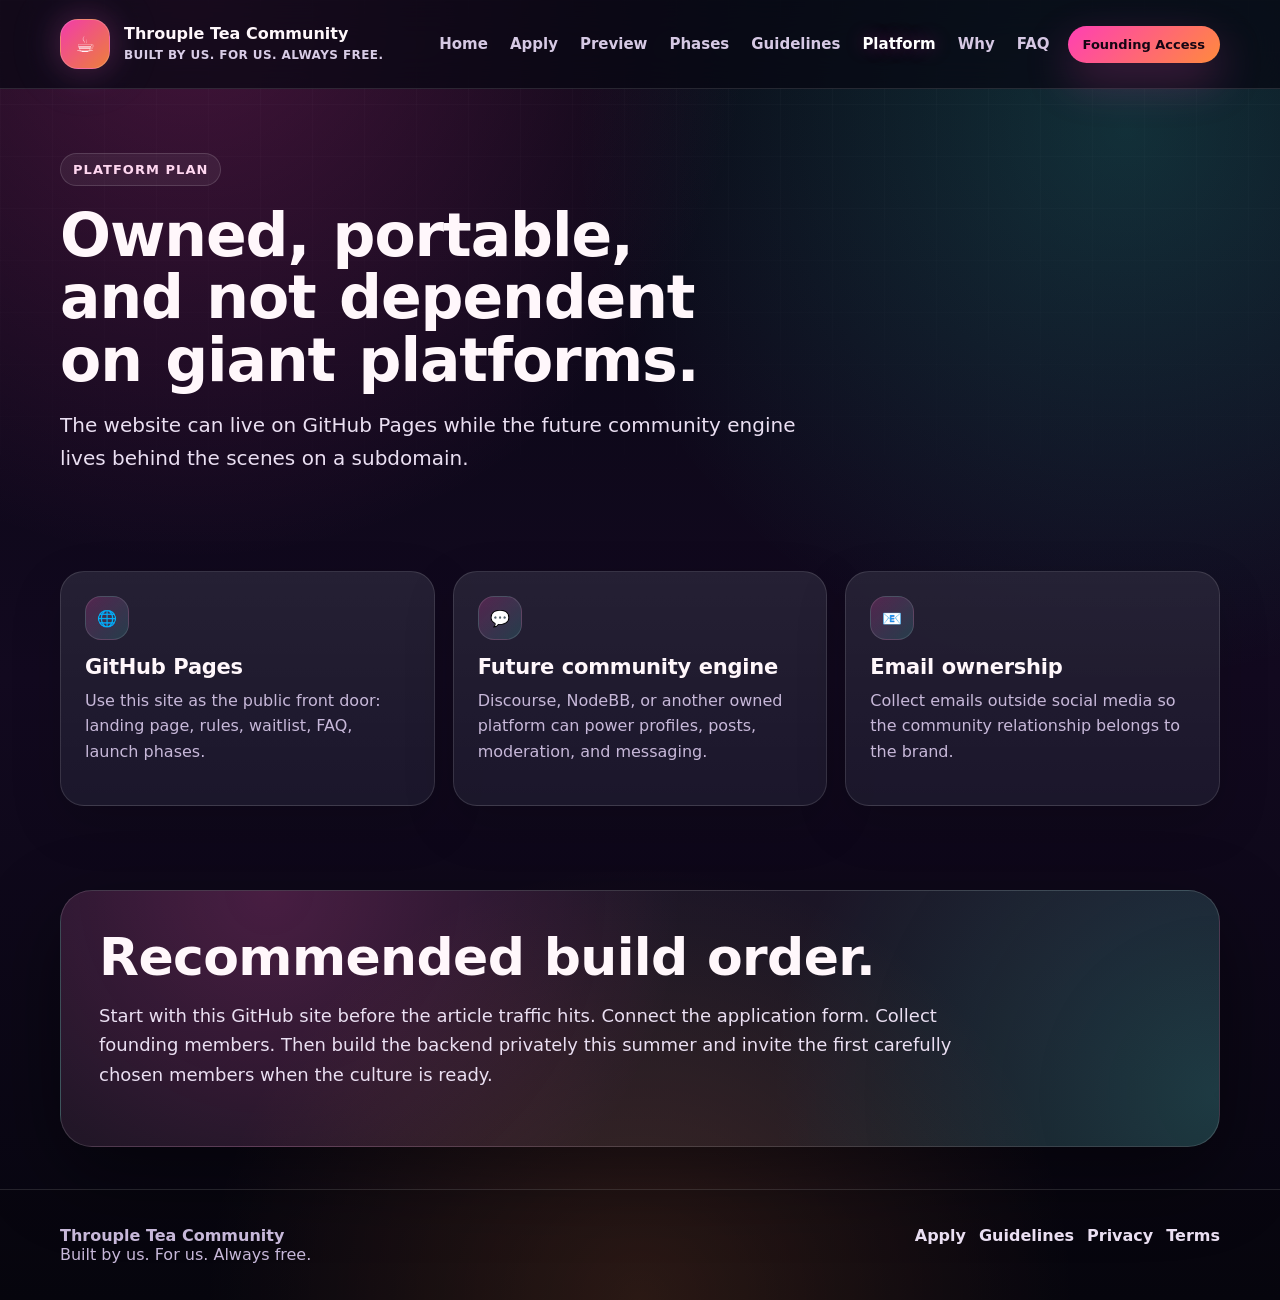
<file: platform.html>
<!DOCTYPE html>
<html lang="en">
<head>
  <meta charset="UTF-8" />
  <meta name="viewport" content="width=device-width, initial-scale=1.0" />
  <title>Platform | Throuple Tea Community</title>
  <meta name="description" content="A safe, friendship-first community for throuples and triads." />
  <link rel="icon" href="assets/logo.svg" type="image/svg+xml" />
  <link rel="stylesheet" href="assets/style.css" />
</head>
<body>

<a class="skip-link" href="#main">Skip to content</a>
<header class="site-header">
  <div class="container nav">
    <a class="brand" href="index.html" aria-label="Throuple Tea Community home">
      <span class="brand-mark">☕</span>
      <span class="brand-text"><strong>Throuple Tea Community</strong><span>Built by us. For us. Always free.</span></span>
    </a>
    <nav class="nav-links" aria-label="Main navigation">
      <a class="" href="index.html">Home</a>
<a class="" href="join.html">Apply</a>
<a class="" href="locked.html">Preview</a>
<a class="" href="phases.html">Phases</a>
<a class="" href="guidelines.html">Guidelines</a>
<a class="active" href="platform.html">Platform</a>
<a class="" href="founder-story.html">Why</a>
<a class="" href="faq.html">FAQ</a>
      <a class="btn small primary" href="join.html">Founding Access</a>
    </nav>
  </div>
</header>

<main id="main">

<section class="page-hero">
  <div class="container">
    <span class="eyebrow">Platform Plan</span>
    <h1>Owned, portable, and not dependent on giant platforms.</h1>
    <p>The website can live on GitHub Pages while the future community engine lives behind the scenes on a subdomain.</p>
  </div>
</section>
<section class="section tight">
  <div class="container grid-3">
    <article class="card"><div class="icon">🌐</div><h3>GitHub Pages</h3><p>Use this site as the public front door: landing page, rules, waitlist, FAQ, launch phases.</p></article>
    <article class="card"><div class="icon">💬</div><h3>Future community engine</h3><p>Discourse, NodeBB, or another owned platform can power profiles, posts, moderation, and messaging.</p></article>
    <article class="card"><div class="icon">📧</div><h3>Email ownership</h3><p>Collect emails outside social media so the community relationship belongs to the brand.</p></article>
  </div>
</section>
<section class="section tight">
  <div class="container statement">
    <h2>Recommended build order.</h2>
    <p>Start with this GitHub site before the article traffic hits. Connect the application form. Collect founding members. Then build the backend privately this summer and invite the first carefully chosen members when the culture is ready.</p>
  </div>
</section>

</main>

<footer class="site-footer">
  <div class="container footer-grid">
    <div>
      <strong>Throuple Tea Community</strong><br>
      Built by us. For us. Always free.
    </div>
    <div class="footer-links">
      <a href="join.html">Apply</a>
      <a href="guidelines.html">Guidelines</a>
      <a href="privacy.html">Privacy</a>
      <a href="terms.html">Terms</a>
    </div>
  </div>
</footer>
<script src="assets/app.js"></script>

</body>
</html>
</file>
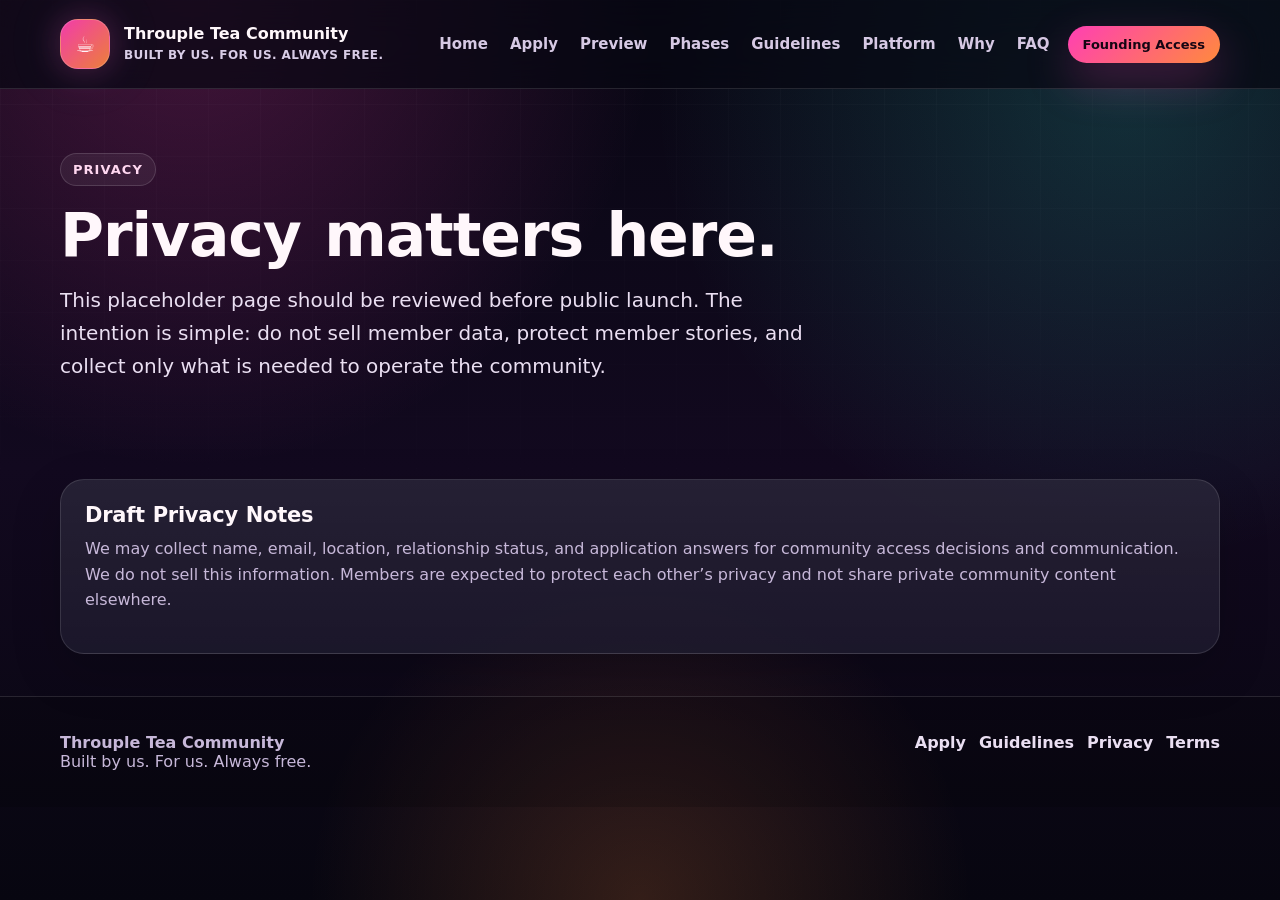
<file: privacy.html>
<!DOCTYPE html>
<html lang="en">
<head>
  <meta charset="UTF-8" />
  <meta name="viewport" content="width=device-width, initial-scale=1.0" />
  <title>Privacy | Throuple Tea Community</title>
  <meta name="description" content="A safe, friendship-first community for throuples and triads." />
  <link rel="icon" href="assets/logo.svg" type="image/svg+xml" />
  <link rel="stylesheet" href="assets/style.css" />
</head>
<body>

<a class="skip-link" href="#main">Skip to content</a>
<header class="site-header">
  <div class="container nav">
    <a class="brand" href="index.html" aria-label="Throuple Tea Community home">
      <span class="brand-mark">☕</span>
      <span class="brand-text"><strong>Throuple Tea Community</strong><span>Built by us. For us. Always free.</span></span>
    </a>
    <nav class="nav-links" aria-label="Main navigation">
      <a class="" href="index.html">Home</a>
<a class="" href="join.html">Apply</a>
<a class="" href="locked.html">Preview</a>
<a class="" href="phases.html">Phases</a>
<a class="" href="guidelines.html">Guidelines</a>
<a class="" href="platform.html">Platform</a>
<a class="" href="founder-story.html">Why</a>
<a class="" href="faq.html">FAQ</a>
      <a class="btn small primary" href="join.html">Founding Access</a>
    </nav>
  </div>
</header>

<main id="main">

<section class="page-hero">
  <div class="container">
    <span class="eyebrow">Privacy</span>
    <h1>Privacy matters here.</h1>
    <p>This placeholder page should be reviewed before public launch. The intention is simple: do not sell member data, protect member stories, and collect only what is needed to operate the community.</p>
  </div>
</section>
<section class="section tight"><div class="container card"><h3>Draft Privacy Notes</h3><p>We may collect name, email, location, relationship status, and application answers for community access decisions and communication. We do not sell this information. Members are expected to protect each other’s privacy and not share private community content elsewhere.</p></div></section>

</main>

<footer class="site-footer">
  <div class="container footer-grid">
    <div>
      <strong>Throuple Tea Community</strong><br>
      Built by us. For us. Always free.
    </div>
    <div class="footer-links">
      <a href="join.html">Apply</a>
      <a href="guidelines.html">Guidelines</a>
      <a href="privacy.html">Privacy</a>
      <a href="terms.html">Terms</a>
    </div>
  </div>
</footer>
<script src="assets/app.js"></script>

</body>
</html>
</file>
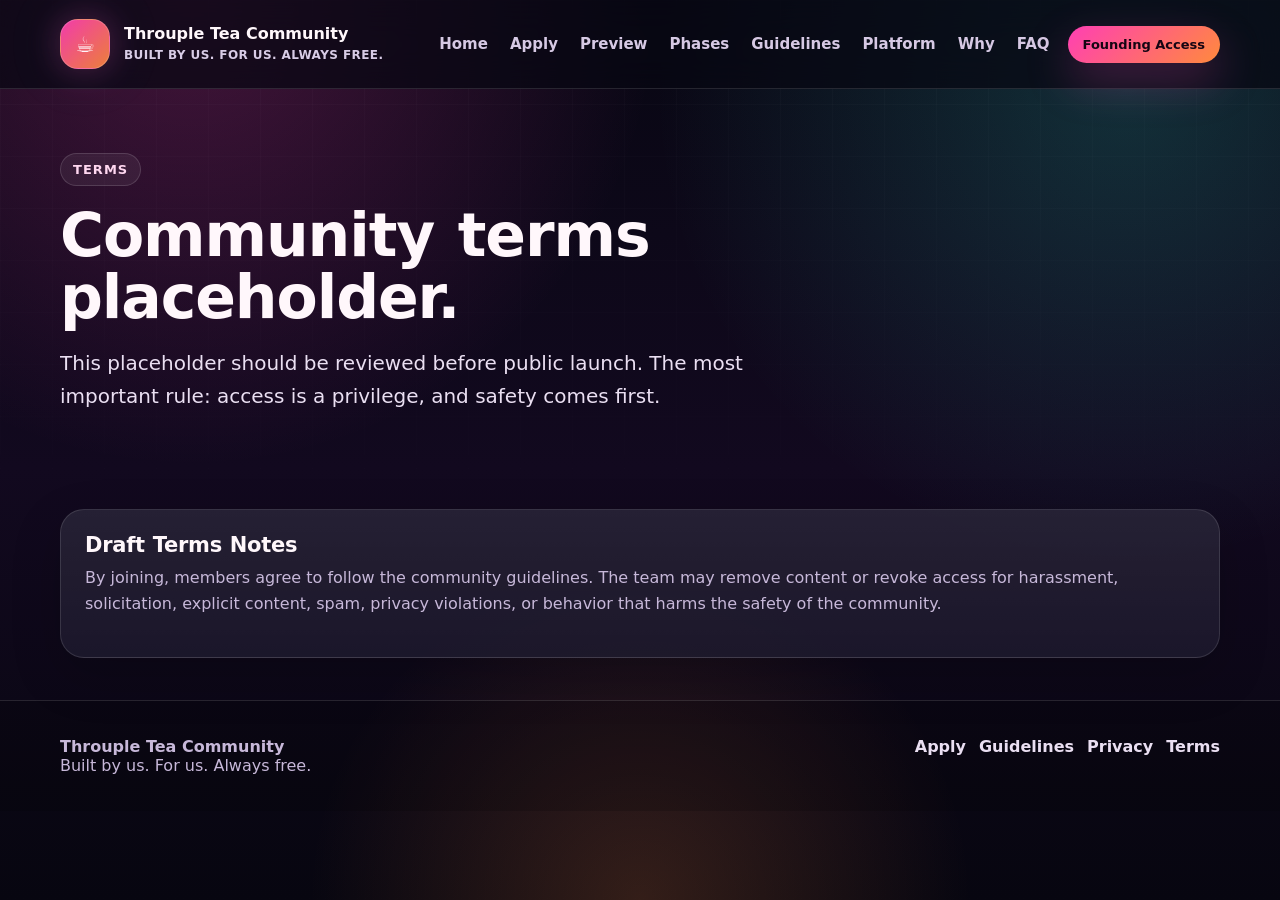
<file: terms.html>
<!DOCTYPE html>
<html lang="en">
<head>
  <meta charset="UTF-8" />
  <meta name="viewport" content="width=device-width, initial-scale=1.0" />
  <title>Terms | Throuple Tea Community</title>
  <meta name="description" content="A safe, friendship-first community for throuples and triads." />
  <link rel="icon" href="assets/logo.svg" type="image/svg+xml" />
  <link rel="stylesheet" href="assets/style.css" />
</head>
<body>

<a class="skip-link" href="#main">Skip to content</a>
<header class="site-header">
  <div class="container nav">
    <a class="brand" href="index.html" aria-label="Throuple Tea Community home">
      <span class="brand-mark">☕</span>
      <span class="brand-text"><strong>Throuple Tea Community</strong><span>Built by us. For us. Always free.</span></span>
    </a>
    <nav class="nav-links" aria-label="Main navigation">
      <a class="" href="index.html">Home</a>
<a class="" href="join.html">Apply</a>
<a class="" href="locked.html">Preview</a>
<a class="" href="phases.html">Phases</a>
<a class="" href="guidelines.html">Guidelines</a>
<a class="" href="platform.html">Platform</a>
<a class="" href="founder-story.html">Why</a>
<a class="" href="faq.html">FAQ</a>
      <a class="btn small primary" href="join.html">Founding Access</a>
    </nav>
  </div>
</header>

<main id="main">

<section class="page-hero">
  <div class="container">
    <span class="eyebrow">Terms</span>
    <h1>Community terms placeholder.</h1>
    <p>This placeholder should be reviewed before public launch. The most important rule: access is a privilege, and safety comes first.</p>
  </div>
</section>
<section class="section tight"><div class="container card"><h3>Draft Terms Notes</h3><p>By joining, members agree to follow the community guidelines. The team may remove content or revoke access for harassment, solicitation, explicit content, spam, privacy violations, or behavior that harms the safety of the community.</p></div></section>

</main>

<footer class="site-footer">
  <div class="container footer-grid">
    <div>
      <strong>Throuple Tea Community</strong><br>
      Built by us. For us. Always free.
    </div>
    <div class="footer-links">
      <a href="join.html">Apply</a>
      <a href="guidelines.html">Guidelines</a>
      <a href="privacy.html">Privacy</a>
      <a href="terms.html">Terms</a>
    </div>
  </div>
</footer>
<script src="assets/app.js"></script>

</body>
</html>
</file>
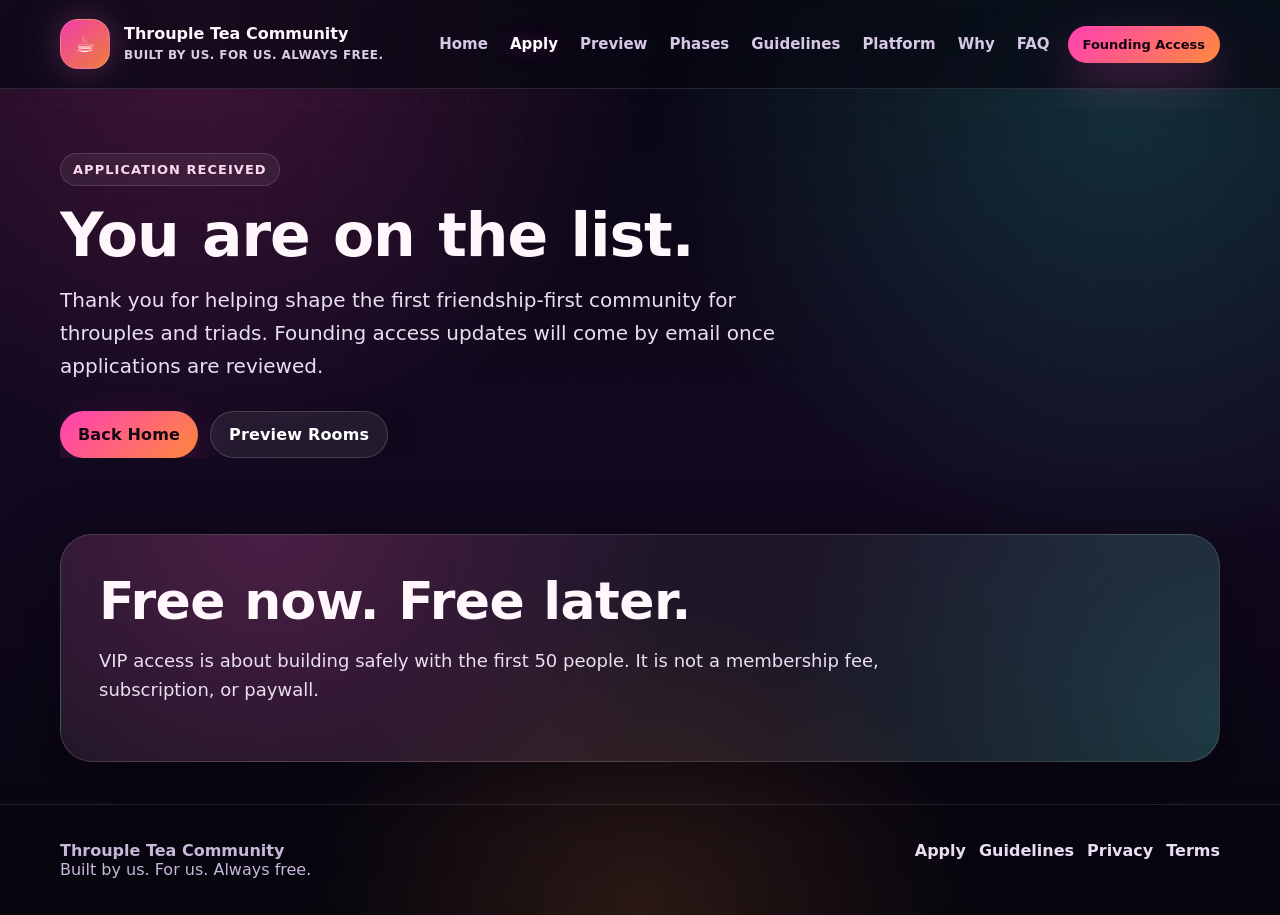
<file: thank-you.html>
<!DOCTYPE html>
<html lang="en">
<head>
  <meta charset="UTF-8" />
  <meta name="viewport" content="width=device-width, initial-scale=1.0" />
  <title>Thank You | Throuple Tea Community</title>
  <meta name="description" content="A safe, friendship-first community for throuples and triads." />
  <link rel="icon" href="assets/logo.svg" type="image/svg+xml" />
  <link rel="stylesheet" href="assets/style.css" />
</head>
<body>

<a class="skip-link" href="#main">Skip to content</a>
<header class="site-header">
  <div class="container nav">
    <a class="brand" href="index.html" aria-label="Throuple Tea Community home">
      <span class="brand-mark">☕</span>
      <span class="brand-text"><strong>Throuple Tea Community</strong><span>Built by us. For us. Always free.</span></span>
    </a>
    <nav class="nav-links" aria-label="Main navigation">
      <a class="" href="index.html">Home</a>
<a class="active" href="join.html">Apply</a>
<a class="" href="locked.html">Preview</a>
<a class="" href="phases.html">Phases</a>
<a class="" href="guidelines.html">Guidelines</a>
<a class="" href="platform.html">Platform</a>
<a class="" href="founder-story.html">Why</a>
<a class="" href="faq.html">FAQ</a>
      <a class="btn small primary" href="join.html">Founding Access</a>
    </nav>
  </div>
</header>

<main id="main">

<section class="page-hero">
  <div class="container">
    <span class="eyebrow">Application Received</span>
    <h1>You are on the list.</h1>
    <p>Thank you for helping shape the first friendship-first community for throuples and triads. Founding access updates will come by email once applications are reviewed.</p>
    <div class="hero-actions">
      <a class="btn primary" href="index.html">Back Home</a>
      <a class="btn" href="locked.html">Preview Rooms</a>
    </div>
  </div>
</section>
<section class="section tight">
  <div class="container statement">
    <h2>Free now. Free later.</h2>
    <p>VIP access is about building safely with the first 50 people. It is not a membership fee, subscription, or paywall.</p>
  </div>
</section>

</main>

<footer class="site-footer">
  <div class="container footer-grid">
    <div>
      <strong>Throuple Tea Community</strong><br>
      Built by us. For us. Always free.
    </div>
    <div class="footer-links">
      <a href="join.html">Apply</a>
      <a href="guidelines.html">Guidelines</a>
      <a href="privacy.html">Privacy</a>
      <a href="terms.html">Terms</a>
    </div>
  </div>
</footer>
<script src="assets/app.js"></script>

</body>
</html>
</file>
<file: assets/style.css>
:root{
  --bg:#080713;
  --bg2:#12091f;
  --card:#151126;
  --card2:#1c1431;
  --ink:#fff7fb;
  --muted:#c7b8d9;
  --soft:#8f7ca8;
  --pink:#ff3fb4;
  --orange:#ff8a3d;
  --teal:#38e6d8;
  --purple:#8a5cff;
  --line:rgba(255,255,255,.12);
  --glow:0 0 32px rgba(255,63,180,.25), 0 0 64px rgba(56,230,216,.12);
  --shadow:0 28px 80px rgba(0,0,0,.45);
  --max:1160px;
  --radius:28px;
}

*{box-sizing:border-box}
html{scroll-behavior:smooth}
body{
  margin:0;
  color:var(--ink);
  font-family:Inter, ui-sans-serif, system-ui, -apple-system, BlinkMacSystemFont, "Segoe UI", sans-serif;
  background:
    radial-gradient(circle at 15% 0%, rgba(255,63,180,.24), transparent 33%),
    radial-gradient(circle at 88% 10%, rgba(56,230,216,.18), transparent 34%),
    radial-gradient(circle at 50% 100%, rgba(255,138,61,.18), transparent 30%),
    linear-gradient(180deg, var(--bg), var(--bg2) 52%, #070610);
  min-height:100vh;
  overflow-x:hidden;
}

body:before{
  content:"";
  position:fixed;
  inset:0;
  pointer-events:none;
  background-image:
    linear-gradient(rgba(255,255,255,.035) 1px, transparent 1px),
    linear-gradient(90deg, rgba(255,255,255,.035) 1px, transparent 1px);
  background-size:52px 52px;
  mask-image:linear-gradient(to bottom, rgba(0,0,0,.6), transparent 70%);
}

a{color:inherit;text-decoration:none}
img{max-width:100%;display:block}

.container{
  width:min(var(--max), calc(100% - 40px));
  margin:0 auto;
}

.skip-link{
  position:absolute;
  left:-999px;
  top:12px;
  background:#fff;
  color:#111;
  padding:10px 14px;
  border-radius:12px;
  z-index:99;
}
.skip-link:focus{left:12px}

.site-header{
  position:sticky;
  top:0;
  z-index:50;
  backdrop-filter:blur(18px);
  background:rgba(8,7,19,.72);
  border-bottom:1px solid var(--line);
}

.nav{
  min-height:88px;
  display:flex;
  align-items:center;
  justify-content:space-between;
  gap:22px;
}

.brand{
  display:flex;
  align-items:center;
  gap:14px;
  min-width:max-content;
}

.brand-mark{
  width:50px;
  height:50px;
  border-radius:18px;
  display:grid;
  place-items:center;
  font-size:22px;
  font-weight:900;
  background:
    linear-gradient(135deg, rgba(255,63,180,.95), rgba(255,138,61,.92));
  box-shadow:var(--glow);
  border:1px solid rgba(255,255,255,.18);
}

.brand-text strong{
  display:block;
  font-size:16px;
  line-height:1.08;
  letter-spacing:-.01em;
  font-weight:900;
}
.brand-text span{
  display:block;
  margin-top:6px;
  color:#d8cce6;
  font-size:13px;
  line-height:1.25;
  letter-spacing:0;
  text-transform:none;
  font-weight:650;
}

.nav-links{
  display:flex;
  align-items:center;
  gap:14px;
  flex-wrap:wrap;
  justify-content:flex-end;
}
.nav-links a{
  color:#d6c9e4;
  font-weight:650;
  font-size:15px;
  letter-spacing:0;
  padding:10px 4px;
  border-radius:999px;
}
.nav-links a:hover,
.nav-links a.active{
  color:#fff;
  background:transparent;
  text-shadow:0 0 18px rgba(255,63,180,.35);
}
.btn{
  display:inline-flex;
  align-items:center;
  justify-content:center;
  gap:9px;
  border:1px solid rgba(255,255,255,.16);
  border-radius:999px;
  padding:13px 18px;
  font-weight:900;
  letter-spacing:.01em;
  color:#fff;
  background:rgba(255,255,255,.07);
  box-shadow:0 14px 40px rgba(0,0,0,.18);
  transition:.18s transform ease, .18s background ease, .18s border-color ease;
  cursor:pointer;
}
.btn:hover{transform:translateY(-2px);background:rgba(255,255,255,.11);border-color:rgba(255,255,255,.28)}
.btn.primary{
  border:0;
  color:#160513;
  background:linear-gradient(135deg, var(--pink), var(--orange));
  box-shadow:0 18px 45px rgba(255,63,180,.25);
}
.btn.teal{
  border:0;
  color:#041414;
  background:linear-gradient(135deg, var(--teal), #98fff6);
}
.btn.small{padding:11px 15px;font-size:13px;font-weight:800}

.hero{
  position:relative;
  padding:84px 0 58px;
}
.hero-grid{
  display:grid;
  grid-template-columns:minmax(0,1.04fr) minmax(340px,.76fr);
  gap:34px;
  align-items:center;
}
.eyebrow{
  display:inline-flex;
  align-items:center;
  gap:8px;
  padding:8px 12px;
  border:1px solid rgba(255,255,255,.14);
  background:rgba(255,255,255,.06);
  border-radius:999px;
  color:#ffd7f0;
  font-weight:900;
  font-size:13px;
  letter-spacing:.08em;
  text-transform:uppercase;
}
h1,h2,h3,p{margin-top:0}
h1{
  margin:18px 0 20px;
  font-size:clamp(40px, 5.8vw, 74px);
  line-height:.96;
  letter-spacing:-.018em;
}
.gradient-text{
  background:linear-gradient(135deg, #fff, #ffb5e0 35%, #ff8a3d 65%, #38e6d8);
  -webkit-background-clip:text;
  background-clip:text;
  color:transparent;
}
.hero-lede{
  font-size:clamp(18px, 2vw, 23px);
  line-height:1.62;
  color:#eadff2;
  max-width:720px;
}
.hero-actions{display:flex;gap:12px;flex-wrap:wrap;margin:28px 0 0}
.micro-row{
  display:flex;
  gap:12px;
  flex-wrap:wrap;
  margin-top:22px;
  color:var(--muted);
  font-weight:750;
  font-size:14px;
}
.micro-row span{
  display:inline-flex;
  align-items:center;
  gap:7px;
}

.launch-card{
  position:relative;
  border:1px solid rgba(255,255,255,.14);
  background:
    linear-gradient(180deg, rgba(255,255,255,.09), rgba(255,255,255,.04)),
    radial-gradient(circle at 20% 10%, rgba(255,63,180,.18), transparent 44%),
    var(--card);
  border-radius:var(--radius);
  padding:26px;
  box-shadow:var(--shadow);
  overflow:hidden;
}
.launch-card:after{
  content:"";
  position:absolute;
  inset:-1px;
  pointer-events:none;
  border-radius:inherit;
  background:linear-gradient(135deg, rgba(255,63,180,.42), transparent 38%, rgba(56,230,216,.35));
  mask:linear-gradient(#000 0 0) content-box, linear-gradient(#000 0 0);
  mask-composite:exclude;
  padding:1px;
}
.launch-top{
  display:flex;
  justify-content:space-between;
  align-items:center;
  gap:12px;
  margin-bottom:20px;
}
.badge{
  display:inline-flex;
  align-items:center;
  border:1px solid rgba(255,255,255,.14);
  border-radius:999px;
  padding:7px 10px;
  color:#fff;
  background:rgba(0,0,0,.18);
  font-size:12px;
  font-weight:900;
  letter-spacing:.08em;
  text-transform:uppercase;
}
.counter{
  display:grid;
  gap:8px;
  margin:10px 0 20px;
}
.counter strong{
  font-size:46px;
  line-height:1;
  letter-spacing:-.018em;
}
.counter span{color:var(--muted);font-weight:750}
.progress{
  height:14px;
  border-radius:999px;
  background:rgba(255,255,255,.11);
  border:1px solid rgba(255,255,255,.1);
  overflow:hidden;
}
.progress i{
  display:block;
  height:100%;
  width:24%;
  background:linear-gradient(90deg, var(--pink), var(--orange), var(--teal));
  border-radius:999px;
  box-shadow:0 0 25px rgba(255,63,180,.45);
}
.countdown{
  display:grid;
  grid-template-columns:repeat(4,1fr);
  gap:10px;
  margin:22px 0;
}
.timebox{
  border:1px solid rgba(255,255,255,.12);
  border-radius:18px;
  padding:14px 10px;
  text-align:center;
  background:rgba(0,0,0,.18);
}
.timebox b{
  display:block;
  font-size:28px;
  letter-spacing:-.05em;
}
.timebox small{
  color:var(--soft);
  font-weight:850;
  text-transform:uppercase;
  letter-spacing:.1em;
  font-size:10px;
}
.note{
  color:var(--muted);
  line-height:1.55;
  font-size:14px;
}
.section{
  padding:64px 0;
}
.section.tight{padding:42px 0}
.section-head{
  display:flex;
  justify-content:space-between;
  align-items:end;
  gap:24px;
  margin-bottom:24px;
}
.section-head h2{
  font-size:clamp(30px, 3.4vw, 46px);
  line-height:1.03;
  letter-spacing:-.015em;
  margin:0;
}
.section-head p{
  color:var(--muted);
  line-height:1.55;
  max-width:570px;
  margin:0;
}
.grid-3{
  display:grid;
  grid-template-columns:repeat(3,1fr);
  gap:18px;
}
.grid-2{
  display:grid;
  grid-template-columns:repeat(2,1fr);
  gap:18px;
}
.card{
  border:1px solid rgba(255,255,255,.12);
  border-radius:24px;
  padding:24px;
  background:
    linear-gradient(180deg, rgba(255,255,255,.075), rgba(255,255,255,.035)),
    rgba(21,17,38,.78);
  box-shadow:0 18px 50px rgba(0,0,0,.18);
}
.card h3{
  font-size:21px;
  letter-spacing:-.025em;
  margin-bottom:9px;
}
.card p,
.card li{
  color:var(--muted);
  line-height:1.6;
}
.icon{
  width:44px;height:44px;
  display:grid;place-items:center;
  border-radius:16px;
  margin-bottom:16px;
  background:linear-gradient(135deg, rgba(255,63,180,.22), rgba(56,230,216,.16));
  border:1px solid rgba(255,255,255,.12);
}
.statement{
  border:1px solid rgba(255,255,255,.14);
  border-radius:32px;
  padding:38px;
  background:
    radial-gradient(circle at 18% 0%, rgba(255,63,180,.20), transparent 42%),
    radial-gradient(circle at 100% 80%, rgba(56,230,216,.18), transparent 38%),
    rgba(255,255,255,.055);
  box-shadow:var(--shadow);
}
.statement h2{
  font-size:clamp(32px,4.2vw,52px);
  line-height:1.02;
  letter-spacing:-.018em;
  margin-bottom:16px;
}
.statement p{
  color:#eadff2;
  line-height:1.65;
  font-size:18px;
  max-width:880px;
}
.pill-list{
  display:flex;
  gap:10px;
  flex-wrap:wrap;
  margin-top:22px;
}
.pill{
  padding:10px 13px;
  border-radius:999px;
  background:rgba(255,255,255,.07);
  border:1px solid rgba(255,255,255,.13);
  color:#eadff2;
  font-weight:800;
  font-size:14px;
}
.phase-list{
  display:grid;
  gap:14px;
}
.phase{
  display:grid;
  grid-template-columns:92px 1fr auto;
  gap:18px;
  align-items:center;
  padding:18px;
  border:1px solid rgba(255,255,255,.12);
  border-radius:22px;
  background:rgba(255,255,255,.05);
}
.phase-num{
  font-weight:1000;
  letter-spacing:.1em;
  color:#ffd4ee;
}
.phase h3{margin:0 0 4px;font-size:19px}
.phase p{margin:0;color:var(--muted);line-height:1.5}
.status{
  padding:8px 10px;
  border-radius:999px;
  font-size:12px;
  font-weight:1000;
  color:#120514;
  background:linear-gradient(135deg, var(--pink), var(--orange));
}
.locked-grid{
  display:grid;
  grid-template-columns:repeat(4,1fr);
  gap:14px;
}
.locked-room{
  min-height:154px;
  border:1px solid rgba(255,255,255,.12);
  border-radius:22px;
  padding:18px;
  background:
    linear-gradient(180deg, rgba(255,255,255,.07), rgba(255,255,255,.035)),
    rgba(0,0,0,.16);
}
.locked-room b{display:block;font-size:30px;margin-bottom:20px}
.locked-room h3{font-size:17px;margin-bottom:7px}
.locked-room p{font-size:13px;color:var(--muted);line-height:1.45;margin:0}

.page-hero{
  padding:64px 0 34px;
}
.page-hero h1{
  max-width:880px;
  margin-bottom:18px;
}
.page-hero p{
  max-width:760px;
  color:#eadff2;
  line-height:1.65;
  font-size:20px;
}

.form-card{
  border:1px solid rgba(255,255,255,.14);
  border-radius:30px;
  padding:30px;
  background:rgba(255,255,255,.065);
  box-shadow:var(--shadow);
}
.form-grid{
  display:grid;
  grid-template-columns:1fr 1fr;
  gap:16px;
}
label{
  display:grid;
  gap:8px;
  color:#f4e8f7;
  font-weight:850;
}
input,select,textarea{
  width:100%;
  border:1px solid rgba(255,255,255,.16);
  border-radius:16px;
  padding:14px 15px;
  background:rgba(0,0,0,.24);
  color:#fff;
  font:inherit;
  outline:none;
}
textarea{min-height:138px;resize:vertical}
.full{grid-column:1/-1}
.helper{color:var(--muted);font-size:13px;line-height:1.45}

.faq{
  display:grid;
  gap:12px;
}
details{
  border:1px solid rgba(255,255,255,.12);
  border-radius:20px;
  background:rgba(255,255,255,.055);
  padding:18px 20px;
}
summary{
  cursor:pointer;
  font-weight:950;
  font-size:18px;
}
details p{
  color:var(--muted);
  line-height:1.65;
  margin:14px 0 0;
}

.site-footer{
  border-top:1px solid var(--line);
  padding:36px 0;
  color:var(--muted);
  background:rgba(0,0,0,.18);
}
.footer-grid{
  display:flex;
  justify-content:space-between;
  gap:24px;
  flex-wrap:wrap;
}
.footer-links{
  display:flex;
  gap:13px;
  flex-wrap:wrap;
}
.footer-links a{font-weight:850;color:#eadff2}

@media (max-width:900px){
  .nav{height:auto;padding:14px 0;align-items:flex-start}
  .nav-links{gap:4px}
  .hero-grid,.grid-3,.grid-2{grid-template-columns:1fr}
  .hero{padding-top:48px}
  .section-head{display:block}
  .section-head p{margin-top:12px}
  .locked-grid{grid-template-columns:repeat(2,1fr)}
  .phase{grid-template-columns:1fr}
  .status{width:max-content}
}
@media (max-width:640px){
  .container{width:min(100% - 28px, var(--max))}
  .brand-text span{display:none}
  .nav{gap:12px}
  .nav-links{width:100%;justify-content:flex-start}
  .nav-links a{font-size:13px;padding:8px 9px}
  .countdown{grid-template-columns:repeat(2,1fr)}
  .locked-grid{grid-template-columns:1fr}
  .form-grid{grid-template-columns:1fr}
  .statement{padding:26px}
  h1{font-size:46px}
}


/* v2 readability polish */
.brand{
  flex:0 0 auto;
}
.nav-links{
  flex:1 1 auto;
}
.page-hero h1,
.hero h1{
  text-wrap:balance;
}
.page-hero p,
.hero-lede{
  text-wrap:pretty;
}
.hero .container,
.page-hero .container{
  overflow:hidden;
}
.site-header .btn.primary{
  white-space:nowrap;
}
@media (min-width:1100px){
  .page-hero h1{
    font-size:64px;
  }
  .hero h1{
    font-size:72px;
  }
}
@media (max-width:1040px){
  .nav{
    align-items:flex-start;
    padding:16px 0;
  }
  .nav-links{
    gap:10px;
    justify-content:flex-start;
  }
  .nav-links a{
    font-size:14px;
  }
}
@media (max-width:760px){
  .brand-mark{
    width:44px;
    height:44px;
    border-radius:16px;
  }
  .brand-text strong{
    font-size:15px;
  }
  .brand-text span{
    display:block;
    font-size:12px;
  }
  .nav-links{
    width:100%;
    overflow-x:auto;
    flex-wrap:nowrap;
    padding-bottom:4px;
    scrollbar-width:none;
  }
  .nav-links::-webkit-scrollbar{
    display:none;
  }
  .nav-links a{
    flex:0 0 auto;
  }
  .nav-links .btn{
    flex:0 0 auto;
  }
}


/* v3 title spacing fix across all pages */
h1,
.hero h1,
.page-hero h1{
  letter-spacing:-0.018em !important;
  word-spacing:0.06em;
  line-height:1.04 !important;
  font-kerning:normal;
  text-rendering:optimizeLegibility;
  max-width:980px;
}

.hero h1{
  font-size:clamp(38px, 5.35vw, 68px) !important;
}

.page-hero h1{
  font-size:clamp(36px, 5vw, 62px) !important;
}

.section-head h2,
.statement h2,
.card h3{
  letter-spacing:-0.012em !important;
  word-spacing:0.035em;
  line-height:1.08;
}

.gradient-text{
  letter-spacing:-0.012em;
  word-spacing:0.055em;
}

/* Header remains polished but easier to scan */
.brand-text strong{
  letter-spacing:0 !important;
}
.brand-text span{
  letter-spacing:.035em;
  text-transform:uppercase;
  font-size:12px;
}

/* Keep very long headlines from visually crashing into the right side */
.page-hero .container,
.hero-grid > div{
  min-width:0;
}

@media (min-width:1100px){
  .hero h1{
    font-size:66px !important;
  }
  .page-hero h1{
    font-size:60px !important;
  }
}

@media (max-width:760px){
  h1,
  .hero h1,
  .page-hero h1{
    letter-spacing:-0.01em !important;
    word-spacing:0.04em;
    line-height:1.08 !important;
  }
}


/* LA Blade ready sync pass */
.origin-quote{
  border:1px solid rgba(255,255,255,.14);
  border-radius:28px;
  padding:28px;
  background:
    radial-gradient(circle at 12% 10%, rgba(255,63,180,.18), transparent 42%),
    rgba(255,255,255,.055);
  box-shadow:0 18px 54px rgba(0,0,0,.24);
}
.origin-quote blockquote{
  margin:0;
  font-size:clamp(24px,3vw,38px);
  line-height:1.18;
  letter-spacing:-.015em;
  font-weight:900;
  color:#fff7fb;
}
.origin-quote p{
  margin:16px 0 0;
  color:#d8cce6;
  line-height:1.6;
}
.truth-strip{
  display:grid;
  grid-template-columns:repeat(4,1fr);
  gap:12px;
  margin-top:22px;
}
.truth{
  border:1px solid rgba(255,255,255,.12);
  border-radius:18px;
  padding:16px;
  background:rgba(0,0,0,.18);
  color:#eadff2;
  font-weight:850;
}
.truth.no{color:#ffb8dc}
.truth.yes{color:#b8fff8}
.story-card{
  border:1px solid rgba(255,255,255,.12);
  border-radius:26px;
  padding:26px;
  background:linear-gradient(180deg, rgba(255,255,255,.07), rgba(255,255,255,.035));
}
.story-card h3{
  font-size:24px;
  letter-spacing:-.012em;
}
.story-card p{
  color:#d8cce6;
  line-height:1.7;
}
.sync-note{
  margin-top:18px;
  padding:16px 18px;
  border-left:4px solid var(--pink);
  border-radius:16px;
  background:rgba(255,255,255,.06);
  color:#eadff2;
  line-height:1.6;
}
@media (max-width:900px){
  .truth-strip{grid-template-columns:repeat(2,1fr)}
}
@media (max-width:560px){
  .truth-strip{grid-template-columns:1fr}
}
</file>
